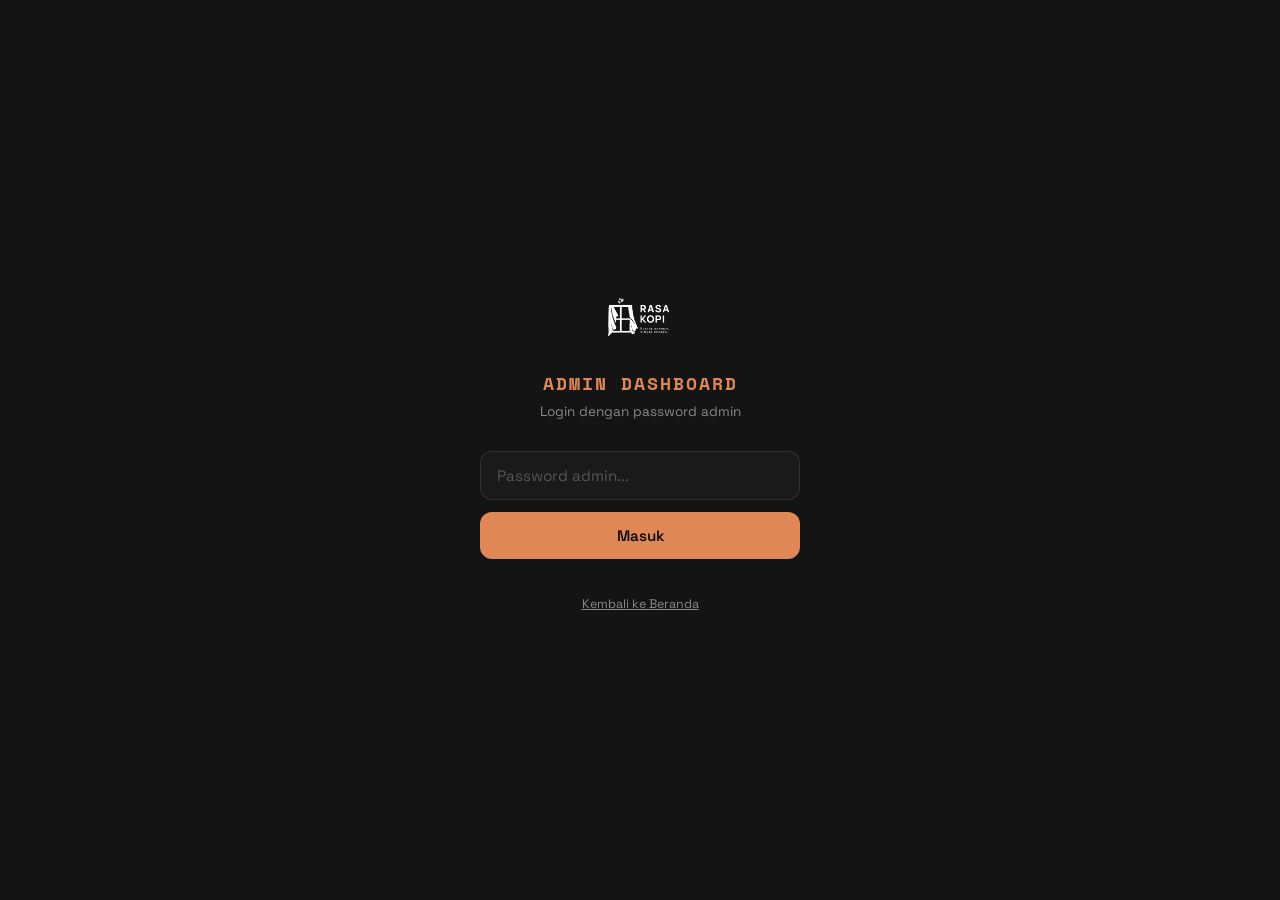
<file: admin.html>
<!DOCTYPE html>
<html lang="id">
<head>
  <meta charset="UTF-8" />
  <meta name="viewport" content="width=device-width, initial-scale=1.0" />
  <meta name="robots" content="noindex, nofollow" />
  <title>Admin Dashboard — Raskop</title>
  <link rel="icon" type="image/x-icon" href="Brand_assets/ico/raskop-favicon.ico" />
  <link rel="icon" type="image/svg+xml" href="Brand_assets/ico/raskop-favicon.svg" />
  <link rel="icon" type="image/png" sizes="32x32" href="Brand_assets/ico/raskop-favicon-32x32.png" />
  <link rel="icon" type="image/png" sizes="96x96" href="Brand_assets/ico/raskop-favicon-96x96.png" />
  <link rel="apple-touch-icon" sizes="192x192" href="Brand_assets/ico/raskop-favicon-192x192.png" />
  <link rel="preconnect" href="https://fonts.googleapis.com" />
  <link rel="preconnect" href="https://fonts.gstatic.com" crossorigin />
  <link href="https://fonts.googleapis.com/css2?family=Space+Grotesk:wght@300;400;500;600;700&family=Space+Mono:wght@400;700&family=Fraunces:ital,wght@0,400;0,900&display=swap" rel="stylesheet" />
  <link rel="stylesheet" href="style.css" />
</head>
<body class="admin-page">

  <!-- ===== PASSWORD GATE ===== -->
  <div class="admin-gate" id="admin-gate">
    <img src="Brand_assets/Logo raskop.png" alt="Raskop" class="admin-gate-logo" />
    <div class="admin-gate-title">ADMIN DASHBOARD</div>
    <div class="admin-gate-sub">Login dengan password admin</div>
    <div class="admin-gate-form">
      <input class="form-input" type="password" id="gate-password" placeholder="Password admin..." autocomplete="current-password" />
      <button class="btn btn-primary" id="gate-submit" type="button" style="width:100%;">Masuk</button>
      <p class="admin-gate-error" id="gate-error"></p>
    </div>
    <p style="margin-top:24px;font-size:.78rem;color:var(--muted-2);">
      <a href="index.html" style="color:var(--muted);text-decoration:underline;">Kembali ke Beranda</a>
    </p>
  </div>

  <!-- ===== ADMIN HEADER ===== -->
  <header class="admin-header">
    <div class="admin-header-left">
      <img src="Brand_assets/Logo raskop.png" alt="Raskop" class="admin-header-logo" />
      <span class="admin-header-title">ADMIN DASHBOARD</span>
      <span class="admin-header-badge">RASKOP</span>
    </div>
    <div style="display:flex;align-items:center;gap:12px;">
      <span style="font-size:.78rem;color:var(--muted);" id="last-refresh">—</span>
      <button class="admin-logout" id="admin-logout">Logout</button>
    </div>
  </header>

  <!-- ===== STATS ROW ===== -->
  <div class="admin-stats" id="admin-stats">
    <div class="admin-stat pending-stat">
      <div class="admin-stat-num" id="stat-pending">0</div>
      <div class="admin-stat-label">Menunggu Konfirmasi</div>
    </div>
    <div class="admin-stat confirmed-stat">
      <div class="admin-stat-num" id="stat-confirmed">0</div>
      <div class="admin-stat-label">Dikonfirmasi Hari Ini</div>
    </div>
    <div class="admin-stat rejected-stat">
      <div class="admin-stat-num" id="stat-rejected">0</div>
      <div class="admin-stat-label">Ditolak</div>
    </div>
    <div class="admin-stat">
      <div class="admin-stat-num" id="stat-total">0</div>
      <div class="admin-stat-label">Total Reservasi</div>
    </div>
    <!-- Quota mini widget -->
    <div class="admin-quota-bar-wrap">
      <div class="admin-quota-label">Kuota Hari Ini</div>
      <div class="admin-quota-bar">
        <div class="admin-quota-fill" id="admin-quota-fill" style="width:0%"></div>
      </div>
      <div class="admin-quota-meta" id="admin-quota-meta">Memuat...</div>
    </div>
  </div>

  <!-- ===== TABS ===== -->
  <div class="admin-tabs-bar">
    <button class="admin-tab active" data-tab="pending"  >
      Menunggu <span class="admin-tab-count" id="tc-pending">0</span>
    </button>
    <button class="admin-tab" data-tab="confirmed">
      Dikonfirmasi <span class="admin-tab-count" id="tc-confirmed" style="background:var(--success);color:var(--black);">0</span>
    </button>
    <button class="admin-tab" data-tab="rejected">
      Ditolak <span class="admin-tab-count" id="tc-rejected" style="background:var(--red);color:var(--white);">0</span>
    </button>
    <button class="admin-tab" data-tab="all">Semua</button>
    <button class="admin-tab" data-tab="crm">CRM Pelanggan</button>
    <button class="admin-tab" data-tab="slots">Slot Manager</button>
  </div>

  <!-- ===== TOOLBAR ===== -->
  <div class="admin-toolbar">
    <input class="admin-search" type="search" id="admin-search" placeholder="Cari nama, ID, atau no. HP..." />
    <input class="admin-date-filter" type="date" id="admin-date" title="Filter tanggal" />
    <button class="admin-refresh" id="admin-refresh">Refresh</button>
    <a href="index.html" style="font-size:.8rem;color:var(--muted);white-space:nowrap;">Beranda</a>
  </div>

  <!-- ===== RESERVATION PANELS ===== -->
  <div class="admin-content">
    <div class="admin-panel active" id="panel-pending"  ></div>
    <div class="admin-panel"        id="panel-confirmed"></div>
    <div class="admin-panel"        id="panel-rejected" ></div>
    <div class="admin-panel"        id="panel-all"      ></div>
    <div class="admin-panel"        id="panel-crm"      ></div>
    <div class="admin-panel"        id="panel-slots"    ></div>
  </div>

  <script src="data.js"></script>
  <script src="admin.js"></script>
</body>
</html>
</file>
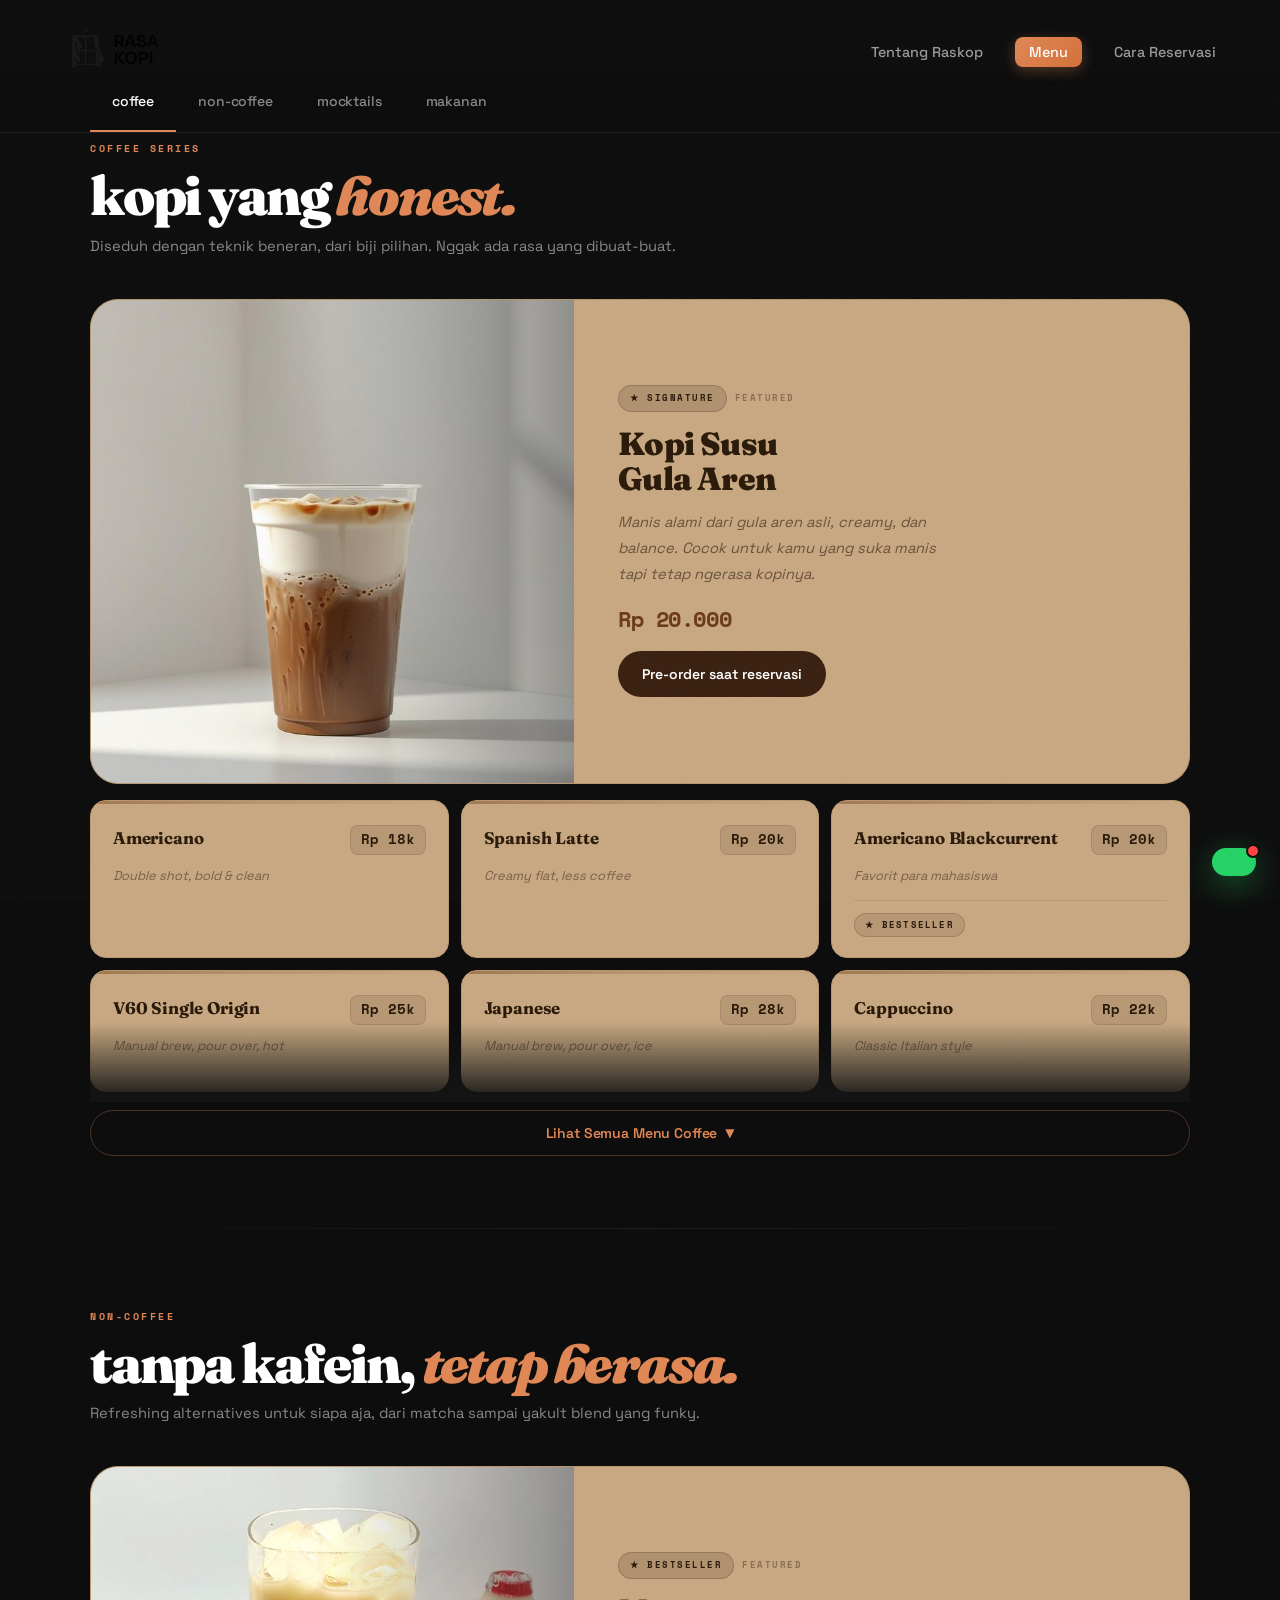
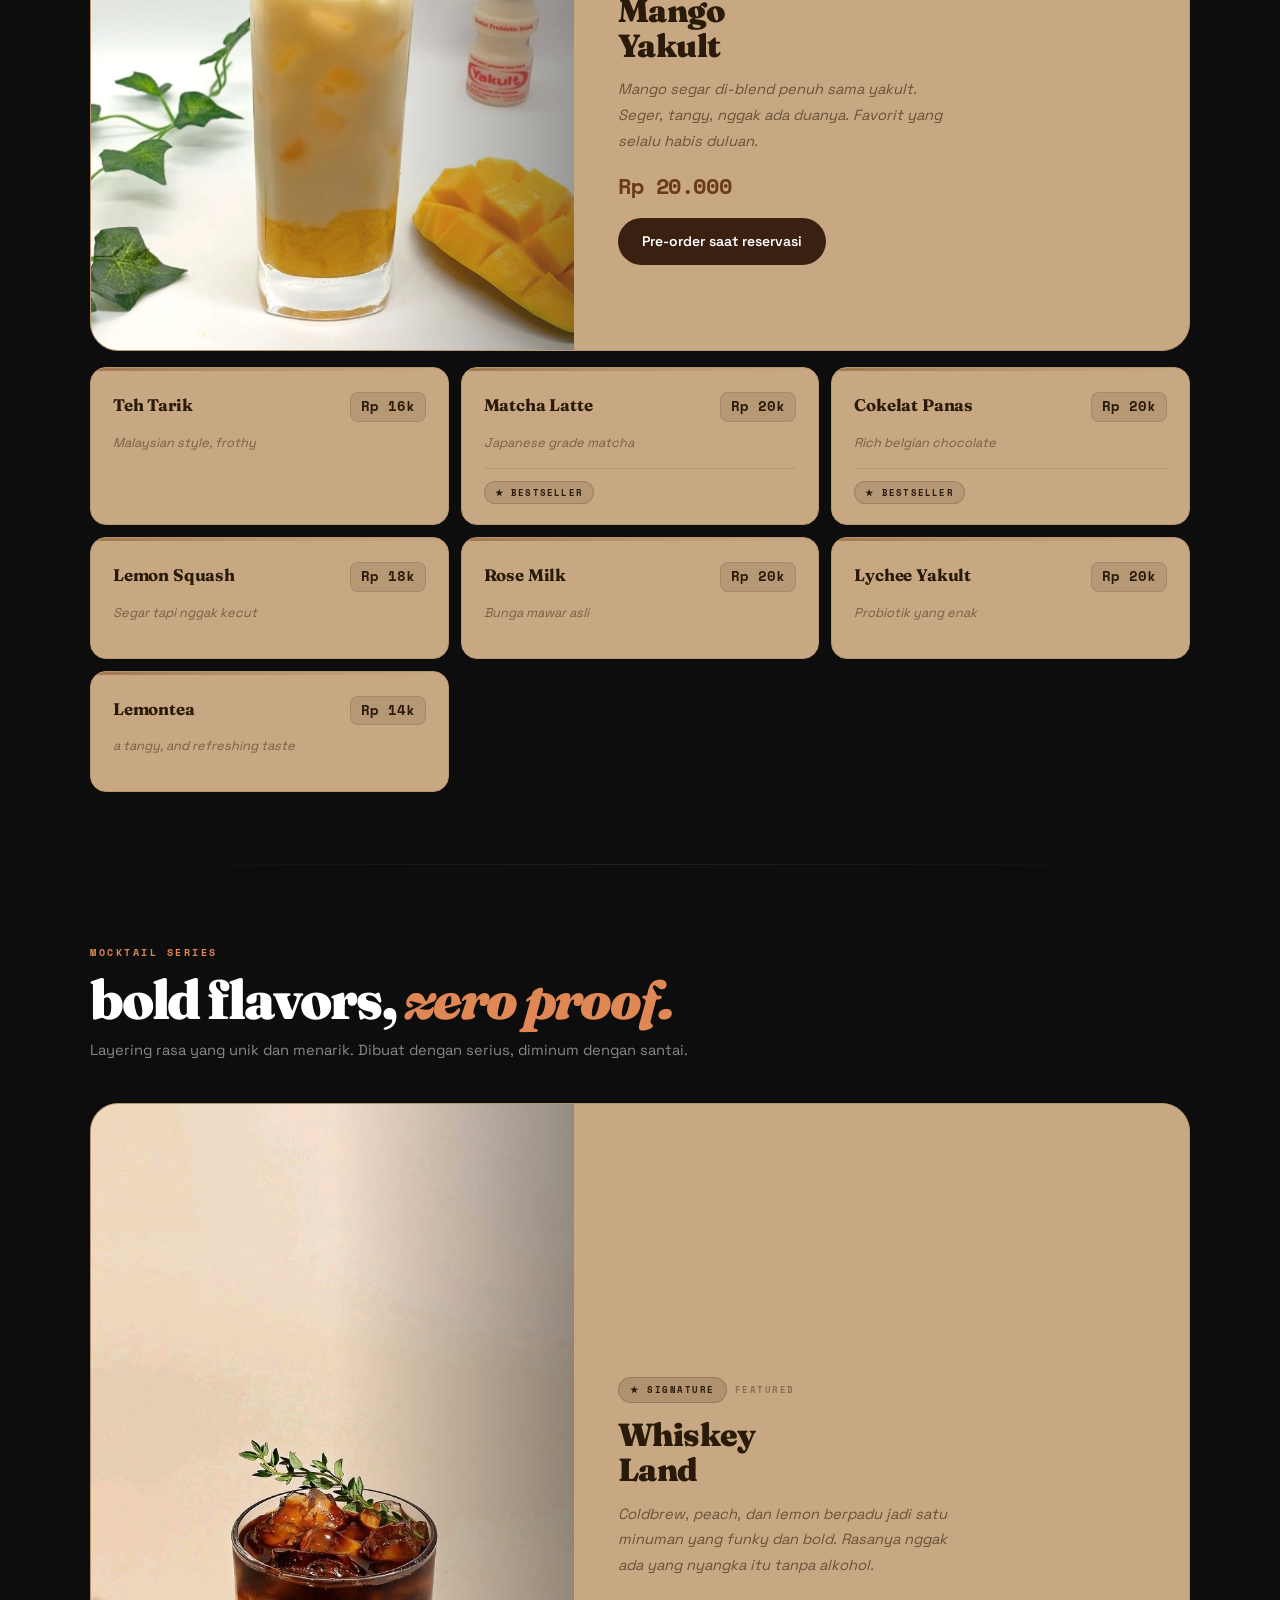
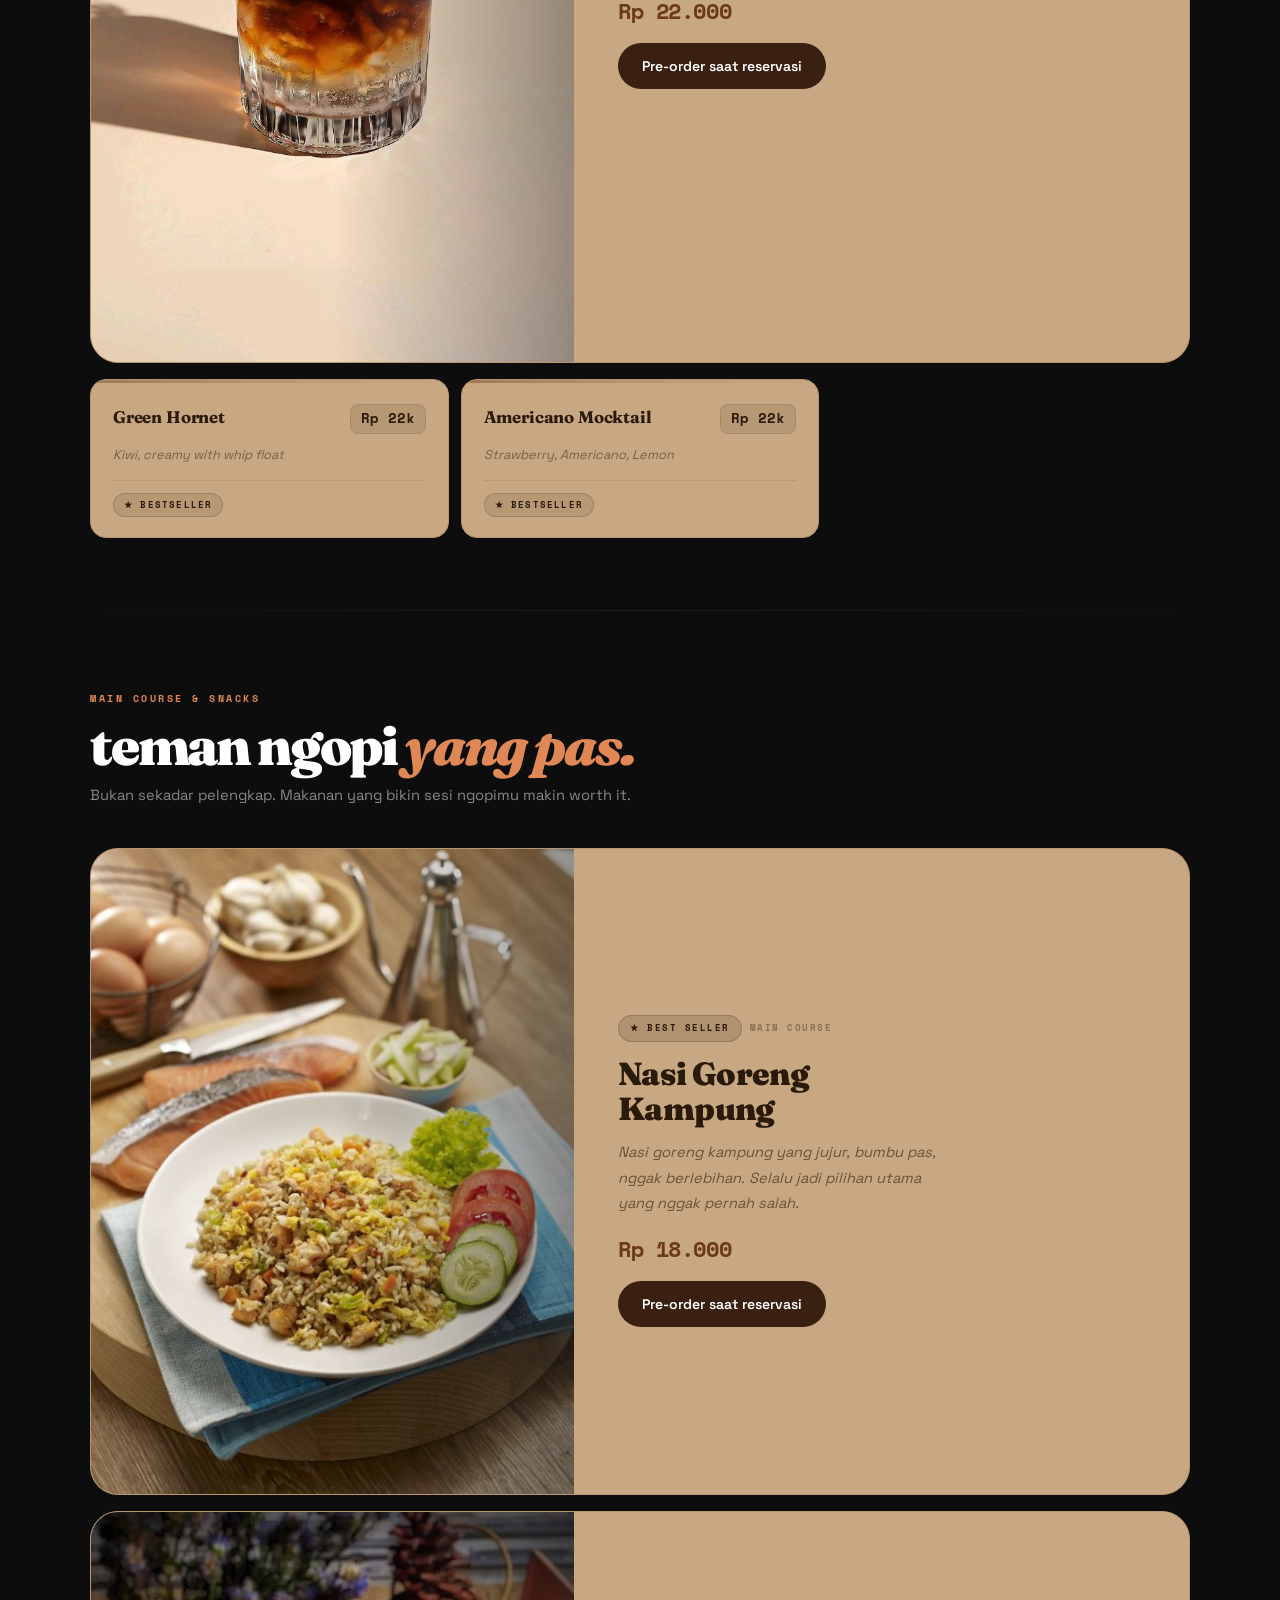
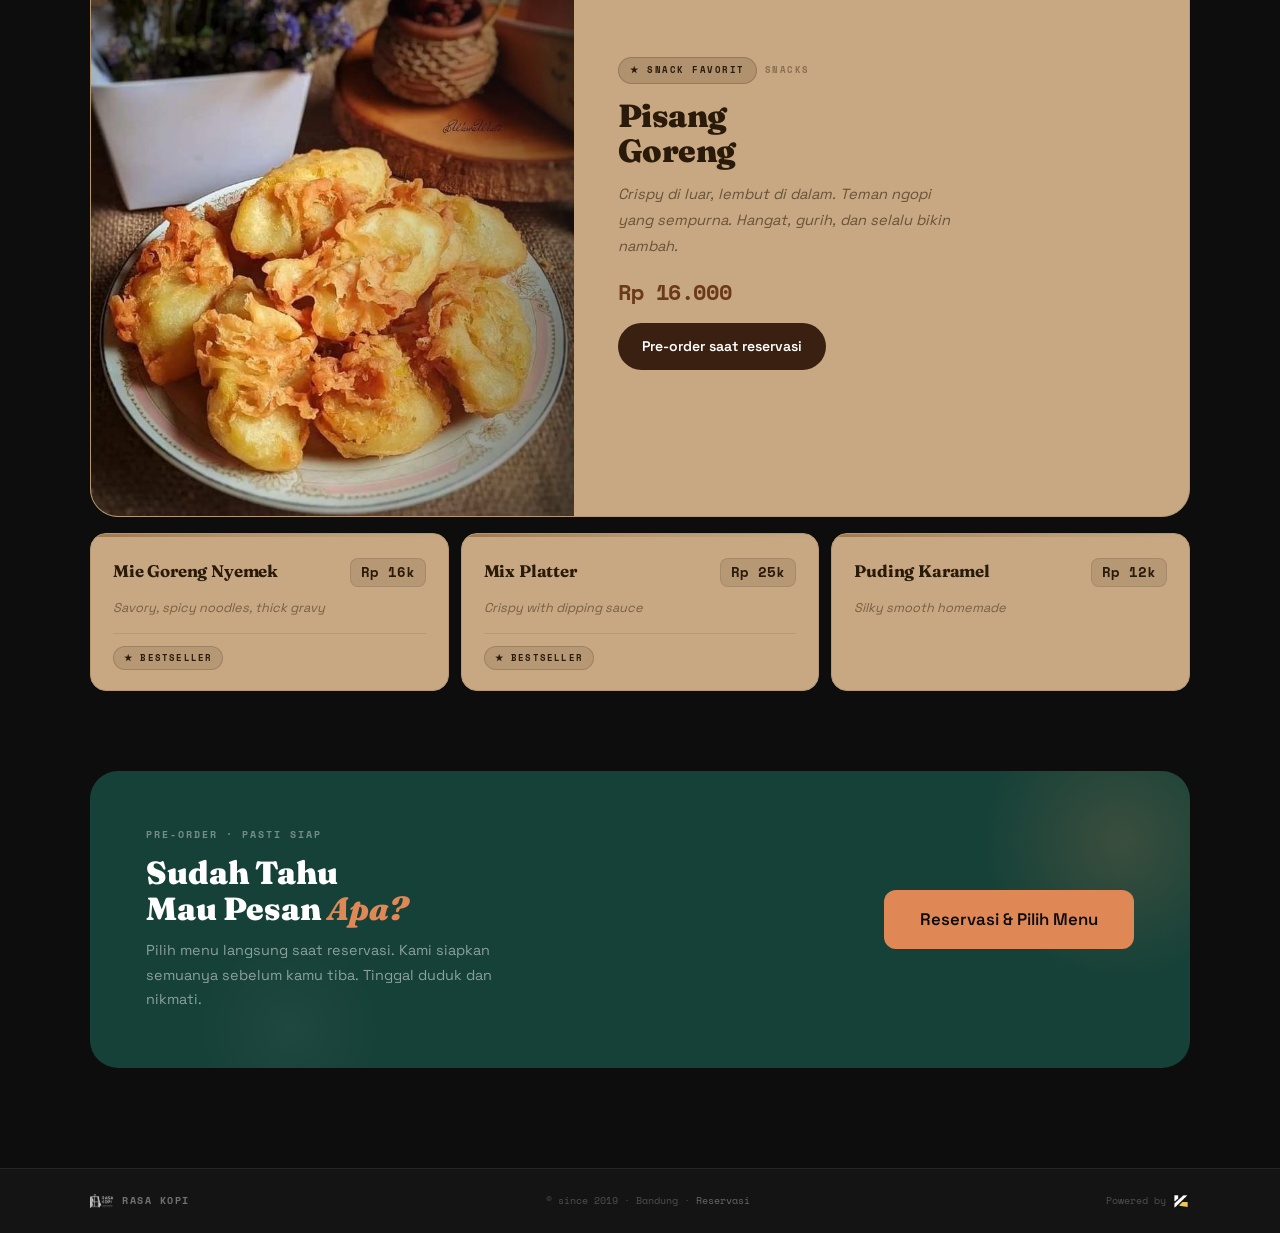
<file: menu.html>
<!DOCTYPE html>
<html lang="id">
<head>
  <meta charset="UTF-8" />
  <meta name="viewport" content="width=device-width, initial-scale=1.0" />
  <meta name="description" content="Menu lengkap Rasa Kopi (Raskop). Kopi, Non-Kopi, Mocktail & Makanan. Pre-order saat reservasi, siap sebelum kamu tiba." />
  <title>Menu | Raskop · Coffee & Space</title>
  <link rel="icon" type="image/x-icon" href="Brand_assets/ico/raskop-favicon.ico" />
  <link rel="icon" type="image/svg+xml" href="Brand_assets/ico/raskop-favicon.svg" />
  <link rel="icon" type="image/png" sizes="32x32" href="Brand_assets/ico/raskop-favicon-32x32.png" />
  <link rel="icon" type="image/png" sizes="96x96" href="Brand_assets/ico/raskop-favicon-96x96.png" />
  <link rel="apple-touch-icon" sizes="192x192" href="Brand_assets/ico/raskop-favicon-192x192.png" />
  <link rel="preconnect" href="https://fonts.googleapis.com" />
  <link rel="preconnect" href="https://fonts.gstatic.com" crossorigin />
  <link href="https://fonts.googleapis.com/css2?family=Space+Grotesk:wght@300;400;500;600;700&family=Space+Mono:wght@400;700&family=Fraunces:ital,opsz,wght@0,9..144,300;0,9..144,400;0,9..144,700;0,9..144,900;1,9..144,300;1,9..144,400;1,9..144,700;1,9..144,900&display=swap" rel="stylesheet" />
  <link rel="stylesheet" href="style.css" />
  <style>
    /* ═══════════════════════════════════════
       MENU PAGE Redesigned
       Layout: Reference-matched
       Colors: Raskop dark theme
    ═══════════════════════════════════════ */

    /* ─── CATEGORY NAV ─── */
    .cat-nav {
      position: sticky;
      top: 72px;
      z-index: 40;
      background: rgba(13,13,13,0.92);
      backdrop-filter: blur(16px);
      -webkit-backdrop-filter: blur(16px);
      border-bottom: 1px solid rgba(255,255,255,0.07);
    }
    .cat-nav-inner {
      max-width: 1140px;
      margin: 0 auto;
      padding: 0 20px;
      display: flex;
      overflow-x: auto;
      scrollbar-width: none;
    }
    .cat-nav-inner::-webkit-scrollbar { display: none; }
    .cat-link {
      flex-shrink: 0;
      font-family: var(--font-sans);
      font-size: 0.875rem;
      font-weight: 500;
      color: var(--muted);
      padding: 18px 22px;
      background: transparent;
      border: none;
      border-bottom: 2px solid transparent;
      cursor: pointer;
      letter-spacing: -0.01em;
      transition: color var(--t), border-color var(--t);
      text-decoration: none;
      display: block;
    }
    .cat-link:hover { color: var(--light); }
    .cat-link.active {
      color: var(--white);
      border-bottom-color: var(--amber);
    }
    .cat-link:focus-visible { outline: 2px solid var(--amber); outline-offset: -2px; }

    /* ─── MENU BODY ─── */
    .menu-body { padding-bottom: 100px; }

    /* ─── SECTION ─── */
    .menu-section { padding: 80px 0 0; }
    .menu-section.hidden { display: none; }

    .sec-eyebrow {
      display: block;
      font-family: var(--font-mono);
      font-size: 10px;
      font-weight: 700;
      letter-spacing: 2.5px;
      text-transform: uppercase;
      color: var(--amber);
      margin-bottom: 12px;
    }
    .sec-title {
      font-family: var(--font-serif);
      font-size: clamp(2.2rem, 4.5vw, 3.4rem);
      font-weight: 900;
      color: var(--white);
      line-height: 1.0;
      letter-spacing: -0.04em;
      margin-bottom: 10px;
    }
    .sec-title em { font-style: italic; color: var(--amber); }
    .sec-subtitle {
      color: var(--muted);
      font-size: 0.92rem;
      line-height: 1.7;
      margin-bottom: 40px;
    }

    /* ─── FEATURED CARD ─── */
    .featured-card {
      display: grid;
      grid-template-columns: 44% 56%;
      border-radius: var(--r-xl);
      overflow: hidden;
      background: #c8a882;
      border: 1px solid #b89770;
      margin-bottom: 16px;
      min-height: 360px;
      transition: border-color var(--t), box-shadow var(--t);
    }
    .featured-card:hover {
      border-color: #a07850;
      box-shadow: 0 16px 56px rgba(60,30,10,.3);
    }

    .feat-img-wrap {
      position: relative;
      overflow: hidden;
    }
    .feat-img {
      width: 100%;
      height: 100%;
      object-fit: cover;
      object-position: center;
      display: block;
      transition: transform 0.6s cubic-bezier(.4,0,.2,1);
    }
    .featured-card:hover .feat-img { transform: scale(1.04); }
    .feat-img-overlay {
      position: absolute;
      inset: 0;
      background: linear-gradient(90deg, rgba(13,13,13,0) 50%, rgba(26,26,26,0.45));
    }

    .feat-details {
      padding: 44px 44px;
      display: flex;
      flex-direction: column;
      justify-content: center;
      gap: 14px;
    }
    .feat-badge-row { display: flex; align-items: center; gap: 8px; }
    .badge-sig {
      display: inline-flex;
      align-items: center;
      gap: 4px;
      font-family: var(--font-mono);
      font-size: 9px;
      font-weight: 700;
      letter-spacing: 1.5px;
      text-transform: uppercase;
      background: rgba(42,26,10,.15);
      color: #2a1a0a;
      border: 1px solid rgba(42,26,10,.2);
      padding: 5px 11px;
      border-radius: var(--r-full);
    }
    .badge-cat {
      font-family: var(--font-mono);
      font-size: 9px;
      font-weight: 700;
      letter-spacing: 1.5px;
      text-transform: uppercase;
      color: rgba(42,26,10,.4);
    }
    .feat-name {
      font-family: var(--font-serif);
      font-size: clamp(1.6rem, 2.5vw, 2.2rem);
      font-weight: 900;
      color: #2a1a0a;
      line-height: 1.1;
      letter-spacing: -0.02em;
    }
    .feat-desc {
      color: rgba(42,26,10,.6);
      font-size: 0.92rem;
      line-height: 1.75;
      max-width: 340px;
      font-style: italic;
    }
    .feat-price {
      font-family: var(--font-mono);
      font-size: 1.4rem;
      font-weight: 700;
      color: #6b3a1a;
      letter-spacing: -0.02em;
    }
    .btn-order {
      display: inline-flex;
      align-items: center;
      gap: 8px;
      font-family: var(--font-sans);
      font-size: 0.875rem;
      font-weight: 600;
      background: #3a2010;
      color: #fff;
      padding: 12px 24px;
      border-radius: var(--r-full);
      text-decoration: none;
      width: fit-content;
      transition: background var(--t), transform var(--t);
      border: none;
      cursor: pointer;
    }
    .btn-order:hover { background: #2a1608; transform: translateY(-1px); }
    .btn-order:active { transform: translateY(0); }
    .btn-order:focus-visible { outline: 2px solid var(--amber); outline-offset: 3px; }

    /* ─── ITEMS GRID ─── */
    .items-grid {
      display: grid;
      grid-template-columns: repeat(3, minmax(0, 1fr));
      gap: 12px;
    }

    /* ─── ITEM CARD (Cafe Style) ─── */
    .item-card {
      background: #c8a882;
      border: 1px solid #b89770;
      border-radius: 16px;
      padding: 24px 22px 20px;
      display: flex;
      flex-direction: column;
      position: relative;
      min-width: 0;
      transition: transform var(--t), border-color var(--t), box-shadow var(--t);
      overflow: hidden;
    }
    .item-card::before {
      content: '';
      position: absolute;
      top: 0; left: 0; right: 0;
      height: 3px;
      background: linear-gradient(90deg, #a07850, #b89770, transparent);
    }
    .item-card:hover {
      transform: translateY(-4px);
      border-color: #a07850;
      box-shadow: 0 12px 36px rgba(60,30,10,.25);
    }
    .item-top {
      display: flex;
      align-items: baseline;
      justify-content: space-between;
      gap: 10px;
      min-width: 0;
      margin-bottom: 10px;
    }
    .item-name {
      font-family: var(--font-serif);
      font-size: 1.05rem;
      font-weight: 700;
      color: #2a1a0a;
      line-height: 1.3;
      min-width: 0;
      overflow-wrap: anywhere;
      letter-spacing: -.01em;
    }
    .item-price {
      font-family: var(--font-mono);
      font-size: 0.85rem;
      font-weight: 700;
      color: #2a1a0a;
      white-space: nowrap;
      flex-shrink: 0;
      background: rgba(42,26,10,.1);
      padding: 3px 10px;
      border-radius: 8px;
      border: 1px solid rgba(42,26,10,.12);
    }
    .item-desc {
      font-size: 0.8rem;
      color: rgba(42,26,10,.5);
      line-height: 1.7;
      flex: 1;
      min-width: 0;
      overflow-wrap: anywhere;
      margin-bottom: 14px;
      font-style: italic;
    }
    .item-footer {
      display: flex;
      align-items: center;
      justify-content: space-between;
      padding-top: 12px;
      border-top: 1px solid rgba(42,26,10,.1);
      margin-top: auto;
    }
    .item-bs-badge {
      font-family: var(--font-mono);
      font-size: 8.5px;
      font-weight: 700;
      letter-spacing: 1.2px;
      text-transform: uppercase;
      color: #2a1a0a;
      background: rgba(42,26,10,.1);
      border: 1px solid rgba(42,26,10,.18);
      padding: 4px 10px;
      border-radius: var(--r-full);
    }
    .btn-plus {
      width: 34px;
      height: 34px;
      border-radius: 50%;
      border: 1px solid rgba(42,26,10,.15);
      background: rgba(42,26,10,.08);
      color: #2a1a0a;
      font-size: 1.2rem;
      line-height: 1;
      display: flex;
      align-items: center;
      justify-content: center;
      cursor: pointer;
      text-decoration: none;
      transition: background var(--t), border-color var(--t), color var(--t), transform var(--t);
    }
    .btn-plus:hover {
      background: var(--amber);
      border-color: var(--amber);
      color: #fff;
      transform: scale(1.1);
    }
    .btn-plus:active { transform: scale(1); }
    .btn-plus:focus-visible { outline: 2px solid var(--amber); outline-offset: 2px; }

    /* ─── SECTION DIVIDER ─── */
    .sec-div {
      height: 1px;
      background: linear-gradient(to right, transparent, rgba(255,255,255,0.08), transparent);
      margin: 72px 0 0;
    }
    .sec-div.hidden { display: none; }

    /* ─── SHOW MORE / LESS (Coffee) ─── */
    .coffee-grid-wrap {
      position: relative;
    }
    .coffee-grid-wrap .items-grid .item-card.hidden-item {
      display: none;
    }
    .coffee-grid-wrap.expanded .items-grid .item-card.hidden-item {
      display: flex;
      animation: fadeSlideIn 0.35s ease forwards;
    }
    @keyframes fadeSlideIn {
      from { opacity: 0; transform: translateY(12px); }
      to   { opacity: 1; transform: translateY(0); }
    }
    .btn-show-more {
      display: flex;
      align-items: center;
      justify-content: center;
      gap: 8px;
      width: 100%;
      margin-top: 18px;
      padding: 13px 28px;
      font-family: var(--font-sans);
      font-size: 0.875rem;
      font-weight: 600;
      color: var(--amber);
      background: transparent;
      border: 1px solid rgba(224,135,86,0.3);
      border-radius: var(--r-full);
      cursor: pointer;
      letter-spacing: -0.01em;
      transition: background var(--t), border-color var(--t), color var(--t), transform var(--t);
    }
    .btn-show-more:hover {
      background: rgba(224,135,86,0.1);
      border-color: rgba(224,135,86,0.6);
      transform: translateY(-1px);
    }
    .btn-show-more:active { transform: translateY(0); }
    .btn-show-more:focus-visible { outline: 2px solid var(--amber); outline-offset: 3px; }
    .btn-show-more .arrow {
      display: inline-block;
      transition: transform 0.3s ease;
      font-size: 0.75rem;
    }
    .coffee-grid-wrap.expanded .btn-show-more .arrow {
      transform: rotate(180deg);
    }
    /* Fade gradient overlay saat collapsed */
    .coffee-grid-wrap::after {
      content: '';
      position: absolute;
      bottom: 54px;
      left: 0;
      right: 0;
      height: 80px;
      background: linear-gradient(to top, var(--dark, #0d0d0d) 0%, transparent 100%);
      pointer-events: none;
      transition: opacity 0.3s ease;
    }
    .coffee-grid-wrap.expanded::after {
      opacity: 0;
    }

    /* ─── CTA BANNER ─── */
    .cta-wrap { margin-top: 80px; }
    .cta-banner {
      background: var(--green);
      border-radius: var(--r-xl);
      padding: 56px 56px;
      display: flex;
      align-items: center;
      justify-content: space-between;
      gap: 40px;
      position: relative;
      overflow: hidden;
    }
    .cta-banner::before {
      content: '';
      position: absolute;
      top: -80px; right: -80px;
      width: 300px; height: 300px;
      border-radius: 50%;
      background: radial-gradient(circle, rgba(224,135,86,0.18) 0%, transparent 65%);
      pointer-events: none;
    }
    .cta-banner::after {
      content: '';
      position: absolute;
      bottom: -60px; left: 100px;
      width: 200px; height: 200px;
      border-radius: 50%;
      background: radial-gradient(circle, rgba(255,255,255,0.04) 0%, transparent 65%);
      pointer-events: none;
    }
    .cta-left { position: relative; z-index: 1; }
    .cta-label {
      display: block;
      font-family: var(--font-mono);
      font-size: 10px;
      font-weight: 700;
      letter-spacing: 2px;
      text-transform: uppercase;
      color: rgba(255,255,255,0.4);
      margin-bottom: 12px;
    }
    .cta-title {
      font-family: var(--font-serif);
      font-size: clamp(1.5rem, 2.5vw, 2.1rem);
      font-weight: 900;
      color: var(--white);
      line-height: 1.15;
      margin-bottom: 10px;
    }
    .cta-title em { color: var(--amber); font-style: italic; }
    .cta-desc {
      color: rgba(255,255,255,0.5);
      font-size: 0.9rem;
      line-height: 1.7;
      max-width: 360px;
    }
    .cta-right { flex-shrink: 0; position: relative; z-index: 1; }

    /* ─── RESPONSIVE ─── */
    @media (max-width: 960px) {
      .items-grid { grid-template-columns: repeat(2, minmax(0, 1fr)); }
    }
    @media (max-width: 720px) {
      .featured-card {
        grid-template-columns: 1fr;
        min-height: auto;
      }
      .feat-img-wrap { height: 240px; }
      .feat-details { padding: 28px 24px; }
      .feat-img-overlay { background: linear-gradient(to top, rgba(26,26,26,0.6), transparent); }
    }
    @media (max-width: 540px) {
      .items-grid { grid-template-columns: repeat(2, minmax(0, 1fr)); gap: 10px; }
      .item-card { padding: 18px 16px; }
      .item-name { font-size: 0.92rem; }
      .item-top { gap: 8px; }
      .item-name { font-size: 0.88rem; }
      .item-price { font-size: 0.82rem; }
      .item-desc { font-size: 0.76rem; }
      .cta-banner { flex-direction: column; padding: 36px 24px; text-align: center; }
      .cta-desc { max-width: 100%; }
    }
    @media (max-width: 420px) {
      .items-grid { grid-template-columns: 1fr; }
    }
  </style>
</head>
<body>

  <div class="grain-overlay" aria-hidden="true"></div>

  <!-- ═══ NAVBAR ═══ -->
  <nav class="navbar" id="navbar">
    <div class="nav-inner">
      <a href="index.html" class="nav-logo">
        <img src="Brand_assets/LOGO_ITEM.png" alt="Raskop" class="logo-img" />
      </a>
      <ul class="nav-links">
        <li><a href="index.html" class="nav-link">Tentang Raskop</a></li>
        <li><a href="menu.html" class="nav-link active">Menu</a></li>
        <li><a href="cara-reservasi.html" class="nav-link">Cara Reservasi</a></li>
      </ul>
      <button class="hamburger" id="hamburger" aria-label="Menu">
        <span></span><span></span><span></span>
      </button>
    </div>
  </nav>

  <!-- ═══ MOBILE MENU ═══ -->
  <div class="mobile-menu" id="mobile-menu">
    <button class="mobile-close" id="mobile-close">✕</button>
    <ul>
      <li><a href="index.html" class="mobile-link">Tentang Raskop</a></li>
      <li><a href="menu.html" class="mobile-link active">Menu</a></li>
      <li><a href="cara-reservasi.html" class="mobile-link">Cara Reservasi</a></li>
    </ul>
  </div>

  <!-- ═══ CATEGORY NAV ═══ -->
  <nav class="cat-nav" id="cat-nav">
    <div class="cat-nav-inner">
      <a class="cat-link active" href="#sec-kopi"     data-target="sec-kopi">coffee</a>
      <a class="cat-link"       href="#sec-nonkopi"   data-target="sec-nonkopi">non-coffee</a>
      <a class="cat-link"       href="#sec-mocktail"  data-target="sec-mocktail">mocktails</a>
      <a class="cat-link"       href="#sec-makanan"   data-target="sec-makanan">makanan</a>
    </div>
  </nav>

  <!-- ═══ MENU BODY ═══ -->
  <div class="menu-body">
    <div class="container">

      <!-- ─── KOPI ─── -->
      <section class="menu-section" id="sec-kopi">
        <span class="sec-eyebrow">Coffee Series</span>
        <h2 class="sec-title">kopi yang <em>honest.</em></h2>
        <p class="sec-subtitle">Diseduh dengan teknik beneran, dari biji pilihan. Nggak ada rasa yang dibuat-buat.</p>

        <!-- Featured -->
        <div class="featured-card">
          <div class="feat-img-wrap">
            <img src="Brand_assets/kopi_susu.jpg" alt="Kopi Susu Gula Aren" class="feat-img" />
            <div class="feat-img-overlay"></div>
          </div>
          <div class="feat-details">
            <div class="feat-badge-row">
              <span class="badge-sig">★ Signature</span>
              <span class="badge-cat">featured</span>
            </div>
            <h3 class="feat-name">Kopi Susu<br />Gula Aren</h3>
            <p class="feat-desc">Manis alami dari gula aren asli, creamy, dan balance. Cocok untuk kamu yang suka manis tapi tetap ngerasa kopinya.</p>
            <div class="feat-price">Rp 20.000</div>
            <a href="reservasi.html" class="btn-order">Pre-order saat reservasi</a>
          </div>
        </div>

        <!-- Items grid (remaining kopi) with show more/less -->
        <div class="coffee-grid-wrap" id="coffee-wrap">
          <div class="items-grid" id="grid-kopi"></div>
          <button class="btn-show-more" id="btn-coffee-toggle" aria-expanded="false">
            <span class="label">Lihat Semua Menu Coffee</span>
            <span class="arrow">▼</span>
          </button>
        </div>
      </section>

      <div class="sec-div" id="div1"></div>

      <!-- ─── NON-KOPI ─── -->
      <section class="menu-section" id="sec-nonkopi">
        <span class="sec-eyebrow">Non-Coffee</span>
        <h2 class="sec-title">tanpa kafein, <em>tetap berasa.</em></h2>
        <p class="sec-subtitle">Refreshing alternatives untuk siapa aja, dari matcha sampai yakult blend yang funky.</p>

        <!-- Featured -->
        <div class="featured-card">
          <div class="feat-img-wrap">
            <img src="Brand_assets/mamggo_yakult.jpg" alt="Mango Yakult" class="feat-img" />
            <div class="feat-img-overlay"></div>
          </div>
          <div class="feat-details">
            <div class="feat-badge-row">
              <span class="badge-sig">★ Bestseller</span>
              <span class="badge-cat">featured</span>
            </div>
            <h3 class="feat-name">Mango<br />Yakult</h3>
            <p class="feat-desc">Mango segar di-blend penuh sama yakult. Seger, tangy, nggak ada duanya. Favorit yang selalu habis duluan.</p>
            <div class="feat-price">Rp 20.000</div>
            <a href="reservasi.html" class="btn-order">Pre-order saat reservasi</a>
          </div>
        </div>

        <!-- Items grid -->
        <div class="items-grid" id="grid-nonkopi"></div>
      </section>

      <div class="sec-div" id="div2"></div>

      <!-- ─── MOCKTAIL ─── -->
      <section class="menu-section" id="sec-mocktail">
        <span class="sec-eyebrow">Mocktail Series</span>
        <h2 class="sec-title">bold flavors, <em>zero proof.</em></h2>
        <p class="sec-subtitle">Layering rasa yang unik dan menarik. Dibuat dengan serius, diminum dengan santai.</p>

        <!-- Featured -->
        <div class="featured-card">
          <div class="feat-img-wrap">
            <img src="Brand_assets/Whiskey_land.jpg" alt="Whiskey Land" class="feat-img" />
            <div class="feat-img-overlay"></div>
          </div>
          <div class="feat-details">
            <div class="feat-badge-row">
              <span class="badge-sig">★ Signature</span>
              <span class="badge-cat">featured</span>
            </div>
            <h3 class="feat-name">Whiskey<br />Land</h3>
            <p class="feat-desc">Coldbrew, peach, dan lemon berpadu jadi satu minuman yang funky dan bold. Rasanya nggak ada yang nyangka itu tanpa alkohol.</p>
            <div class="feat-price">Rp 22.000</div>
            <a href="reservasi.html" class="btn-order">Pre-order saat reservasi</a>
          </div>
        </div>

        <!-- Items grid -->
        <div class="items-grid" id="grid-mocktail"></div>
      </section>

      <div class="sec-div" id="div3"></div>

      <!-- ─── MAKANAN ─── -->
      <section class="menu-section" id="sec-makanan">
        <span class="sec-eyebrow">Main Course & Snacks</span>
        <h2 class="sec-title">teman ngopi <em>yang pas.</em></h2>
        <p class="sec-subtitle">Bukan sekadar pelengkap. Makanan yang bikin sesi ngopimu makin worth it.</p>

        <!-- Featured: Nasi Goreng -->
        <div class="featured-card">
          <div class="feat-img-wrap">
            <img src="Brand_assets/nasgor.jpg" alt="Nasi Goreng Kampung" class="feat-img" />
            <div class="feat-img-overlay"></div>
          </div>
          <div class="feat-details">
            <div class="feat-badge-row">
              <span class="badge-sig">★ Best Seller</span>
              <span class="badge-cat">main course</span>
            </div>
            <h3 class="feat-name">Nasi Goreng<br />Kampung</h3>
            <p class="feat-desc">Nasi goreng kampung yang jujur, bumbu pas, nggak berlebihan. Selalu jadi pilihan utama yang nggak pernah salah.</p>
            <div class="feat-price">Rp 18.000</div>
            <a href="reservasi.html" class="btn-order">Pre-order saat reservasi</a>
          </div>
        </div>

        <!-- Featured: Pisang Goreng -->
        <div class="featured-card" style="margin-top:16px;">
          <div class="feat-img-wrap">
            <img src="Brand_assets/pisang_goreng.jpg" alt="Pisang Goreng" class="feat-img" style="object-position:center 60%;" />
            <div class="feat-img-overlay"></div>
          </div>
          <div class="feat-details">
            <div class="feat-badge-row">
              <span class="badge-sig">★ Snack Favorit</span>
              <span class="badge-cat">snacks</span>
            </div>
            <h3 class="feat-name">Pisang<br />Goreng</h3>
            <p class="feat-desc">Crispy di luar, lembut di dalam. Teman ngopi yang sempurna. Hangat, gurih, dan selalu bikin nambah.</p>
            <div class="feat-price">Rp 16.000</div>
            <a href="reservasi.html" class="btn-order">Pre-order saat reservasi</a>
          </div>
        </div>

        <!-- Items grid -->
        <div class="items-grid" id="grid-makanan"></div>
      </section>

      <!-- ─── CTA ─── -->
      <div class="cta-wrap">
        <div class="cta-banner">
          <div class="cta-left">
            <span class="cta-label">Pre-order · Pasti siap</span>
            <h2 class="cta-title">Sudah Tahu<br />Mau Pesan <em>Apa?</em></h2>
            <p class="cta-desc">Pilih menu langsung saat reservasi. Kami siapkan semuanya sebelum kamu tiba. Tinggal duduk dan nikmati.</p>
          </div>
          <div class="cta-right">
            <a href="reservasi.html" class="btn btn-primary btn-lg">Reservasi &amp; Pilih Menu</a>
          </div>
        </div>
      </div>

    </div><!-- /container -->
  </div><!-- /menu-body -->

  <!-- ═══ FOOTER ═══ -->
  <footer style="border-top:1px solid rgba(255,255,255,.07);padding:20px 0;background:var(--dark);">
    <div class="container" style="display:flex;align-items:center;justify-content:space-between;gap:16px;flex-wrap:wrap;">
      <div style="display:flex;align-items:center;gap:8px;">
        <img src="Brand_assets/Logo raskop.png" alt="Raskop" style="width:24px;height:24px;object-fit:contain;border-radius:4px;opacity:.8;" />
        <span style="font-family:var(--font-mono);font-size:.65rem;font-weight:700;letter-spacing:1.5px;color:rgba(255,255,255,.4);">RASA KOPI</span>
      </div>
      <span style="font-size:.65rem;color:rgba(255,255,255,.25);font-family:var(--font-mono);">© since 2019 · Bandung · <a href="reservasi.html" style="color:rgba(255,255,255,.35);text-decoration:none;">Reservasi</a></span>
      <div style="display:flex;align-items:center;gap:6px;">
        <span style="font-size:.65rem;color:rgba(255,255,255,.25);font-family:var(--font-mono);">Powered by</span>
        <img src="Brand_assets/logo_kinarya.png" alt="Kinarya" style="width:18px;height:18px;object-fit:contain;" />
      </div>
    </div>
  </footer>

  <a href="reservasi.html" class="sticky-wa" id="sticky-res">
    <span></span>
    <span class="sticky-wa-label">Reservasi</span>
    <span class="sticky-wa-ping"></span>
  </a>

  <script src="data.js"></script>
  <script>
    /* ─── ITEM CARD RENDERER ─────────────────── */
    function itemCard(item) {
      const priceShort = 'Rp ' + (item.price / 1000).toFixed(0) + 'k';
      return `
        <div class="item-card">
          <div class="item-top">
            <span class="item-name">${item.name}</span>
            <span class="item-price">${priceShort}</span>
          </div>
          <p class="item-desc">${item.desc}</p>
          ${item.bestseller ? '<div class="item-footer"><span class="item-bs-badge">★ bestseller</span></div>' : ''}
        </div>`;
    }

    function renderGrid(catKey, gridId, featuredId) {
      const all      = RASKOP.menu[catKey] || [];
      const excluded = Array.isArray(featuredId) ? featuredId : [featuredId];
      const rest     = all.filter(i => !excluded.includes(i.id));
      document.getElementById(gridId).innerHTML = rest.map(itemCard).join('');
    }

    /* ─── COFFEE: render with show more/less ─── */
    const COFFEE_VISIBLE = 6; // items shown by default
    function renderCoffeeGrid() {
      const all  = RASKOP.menu['kopi'] || [];
      const rest = all.filter(i => i.id !== 'k8'); // exclude featured
      const grid = document.getElementById('grid-kopi');
      grid.innerHTML = rest.map((item, idx) => {
        const hidden = idx >= COFFEE_VISIBLE ? ' hidden-item' : '';
        const priceShort = 'Rp ' + (item.price / 1000).toFixed(0) + 'k';
        return `
          <div class="item-card${hidden}">
            <div class="item-top">
              <span class="item-name">${item.name}</span>
              <span class="item-price">${priceShort}</span>
            </div>
            <p class="item-desc">${item.desc}</p>
            ${item.bestseller ? '<div class="item-footer"><span class="item-bs-badge">★ bestseller</span></div>' : ''}
          </div>`;
      }).join('');

      // Hide button if all items already visible
      const btn = document.getElementById('btn-coffee-toggle');
      if (rest.length <= COFFEE_VISIBLE) {
        btn.style.display = 'none';
        document.getElementById('coffee-wrap').style.setProperty('--after-display', 'none');
      }
    }

    renderCoffeeGrid();

    // Toggle show more / show less
    document.getElementById('btn-coffee-toggle').addEventListener('click', function () {
      const wrap = document.getElementById('coffee-wrap');
      const isExpanded = wrap.classList.toggle('expanded');
      this.setAttribute('aria-expanded', isExpanded);
      this.querySelector('.label').textContent = isExpanded
        ? 'Tampilkan Lebih Sedikit'
        : 'Lihat Semua Menu Coffee';
    });

    // Featured IDs to exclude from grid (they appear in featured card)
    renderGrid('nonkopi',  'grid-nonkopi',  'n6');   // Mango Yakult
    renderGrid('mocktail', 'grid-mocktail', 'mc1');  // Whiskey Land
    renderGrid('makanan',  'grid-makanan',  ['m1', 'm5']);  // Nasi Goreng & Pisang Goreng shown as featured cards

    /* ─── NAVBAR SCROLL ─────────────────────── */
    const navbar = document.getElementById('navbar');
    window.addEventListener('scroll', () => {
      navbar.classList.toggle('scrolled', window.scrollY > 40);
    }, { passive: true });

    /* ─── CATEGORY NAV SCROLLSPY ─────────────── */
    const catLinks   = document.querySelectorAll('.cat-link[data-target]');
    const sections   = ['sec-kopi', 'sec-nonkopi', 'sec-mocktail', 'sec-makanan'];
    const dividers   = [document.getElementById('div1'), document.getElementById('div2'), document.getElementById('div3')];
    const OFFSET     = 160; // navbar + cat-nav height

    function setActive(id) {
      catLinks.forEach(l => l.classList.toggle('active', l.dataset.target === id));
    }

    // Smooth scroll on click
    catLinks.forEach(link => {
      link.addEventListener('click', e => {
        e.preventDefault();
        const target = document.getElementById(link.dataset.target);
        if (!target) return;
        const top = target.getBoundingClientRect().top + window.scrollY - OFFSET + 1;
        window.scrollTo({ top, behavior: 'smooth' });
      });
    });

    // Scrollspy
    window.addEventListener('scroll', () => {
      let current = sections[0];
      sections.forEach(id => {
        const el = document.getElementById(id);
        if (!el) return;
        if (el.getBoundingClientRect().top <= OFFSET + 40) current = id;
      });
      setActive(current);
    }, { passive: true });

    /* ─── MOBILE MENU ─────────────────────────── */
    const hamburger   = document.getElementById('hamburger');
    const mobileMenu  = document.getElementById('mobile-menu');
    const mobileClose = document.getElementById('mobile-close');
    const mLinks      = document.querySelectorAll('.mobile-link, .mobile-cta-btn');

    function openMob()  { mobileMenu.classList.add('open');    hamburger.classList.add('active');    document.body.style.overflow = 'hidden'; }
    function closeMob() { mobileMenu.classList.remove('open'); hamburger.classList.remove('active'); document.body.style.overflow = ''; }

    hamburger.addEventListener('click', () => mobileMenu.classList.contains('open') ? closeMob() : openMob());
    mobileClose.addEventListener('click', closeMob);
    mLinks.forEach(l => l.addEventListener('click', closeMob));
  </script>
</body>
</html>
</file>
<file: style.css>
/* ===================================================
   RASKOP — Complete Stylesheet (UPDATED)
   Industrial Minimalist · Mobile-First
   Includes: Landing Page · Reservation Form · Admin
   =================================================== */

/* ───── RESET & FOUNDATIONS ───── */
*, *::before, *::after { box-sizing: border-box; margin: 0; padding: 0; }

:root {
  --green:       #164138;
  --green-dark:  #0e2b25;
  --green-mid:   #1f5548;
  --amber:       #E08756;
  --amber-dark:  #c26b38;
  --amber-light: #f0a876;
  --black:       #0d0d0d;
  --dark:        #141414;
  --dark-2:      #1a1a1a;
  --dark-3:      #242424;
  --dark-4:      #2e2e2e;
  --muted:       #888;
  --muted-2:     #555;
  --light:       #f5f0ea;
  --light-2:     #ede8e1;
  --white:       #ffffff;
  --wa-green:    #25D366;
  --red:         #ef4444;
  --red-dark:    #b91c1c;
  --red-light:   #fca5a5;
  --success:     #22c55e;
  --success-bg:  rgba(34,197,94,.12);

  --font-sans:  'Space Grotesk', system-ui, sans-serif;
  --font-mono:  'Space Mono', monospace;
  --font-serif: 'Fraunces', Georgia, serif;

  --r-sm:   6px;
  --r:      12px;
  --r-lg:   20px;
  --r-xl:   28px;
  --r-full: 9999px;

  --shadow-sm: 0 2px 8px rgba(0,0,0,.28);
  --shadow:    0 8px 32px rgba(0,0,0,.4);
  --shadow-lg: 0 20px 60px rgba(0,0,0,.55);

  --t:      0.28s cubic-bezier(.4,0,.2,1);
  --t-slow: 0.55s cubic-bezier(.4,0,.2,1);
  --trans:  background var(--t), color var(--t), border-color var(--t), box-shadow var(--t), transform var(--t), opacity var(--t);
}

html { 
  scroll-behavior: smooth; 
  overflow-x: hidden; /* Mengunci scroll horizontal di tingkat HTML */
  max-width: 100%; 
}
body {
  font-family: var(--font-sans);
  background: var(--black);
  color: var(--light);
  line-height: 1.6;
  overflow-x: hidden; /* Mengunci scroll horizontal di tingkat Body */
  max-width: 100%;
}
img { display: block; max-width: 100%; }
a   { text-decoration: none; color: inherit; }
ul  { list-style: none; }
button { cursor: pointer; font-family: var(--font-sans); }

.container {
  width: 100%;
  max-width: 1140px;
  margin: 0 auto;
  padding: 0 20px;
}

/* ───── TYPOGRAPHY ───── */
.section-tag {
  display: inline-block;
  font-family: var(--font-mono);
  font-size: 11px;
  font-weight: 700;
  letter-spacing: 2.5px;
  text-transform: uppercase;
  color: var(--amber);
  border: 1px solid rgba(224,135,86,.3);
  padding: 5px 12px;
  border-radius: var(--r-full);
  margin-bottom: 16px;
}
.section-tag.light { color: var(--light); border-color: rgba(255,255,255,.3); }

.section-title {
  font-family: var(--font-serif);
  font-size: clamp(1.9rem, 4vw, 3rem);
  font-weight: 900;
  line-height: 1.1;
  color: var(--white);
  margin-bottom: 14px;
}
.section-title em { font-style: italic; color: var(--amber); }

.section-sub {
  font-size: 1.05rem;
  color: var(--muted);
  max-width: 540px;
  margin-bottom: 48px;
  line-height: 1.7;
}

/* ───── BUTTONS ───── */
.btn {
  display: inline-flex;
  align-items: center;
  justify-content: center;
  gap: 8px;
  font-family: var(--font-sans);
  font-size: .95rem;
  font-weight: 600;
  padding: 14px 28px;
  border-radius: 12px;
  border: none;
  cursor: pointer;
  transition: var(--trans);
  white-space: nowrap;
}
.btn-lg  { padding: 16px 36px; font-size: 1.05rem; }
.btn-xl  { padding: 20px 48px; font-size: 1.15rem; }

.btn-primary {
  background: var(--amber);
  color: var(--black);
}
.btn-primary:hover {
  background: var(--amber-light);
  transform: translateY(-2px);
  box-shadow: 0 8px 30px rgba(224,135,86,.4);
}
.btn-primary:disabled {
  background: var(--muted-2);
  color: var(--muted);
  cursor: not-allowed;
  transform: none;
  box-shadow: none;
}

.btn-ghost {
  background: transparent;
  color: var(--light);
  border: 1.5px solid rgba(255,255,255,.25);
}
.btn-ghost:hover {
  background: rgba(255,255,255,.07);
  border-color: rgba(255,255,255,.5);
  transform: translateY(-2px);
}

/* ─── HERO GLASSMORPHIC BUTTONS ─── */
.btn-hero-glass {
  background: linear-gradient(135deg, #4a4a4a, #333);
  color: #fff !important;
  border: none;
  box-shadow: 0 4px 14px rgba(0,0,0,.2);
}
.btn-hero-glass:hover {
  background: linear-gradient(135deg, #333, #222);
  transform: translateY(-2px);
  box-shadow: 0 8px 20px rgba(0,0,0,.25);
}

.btn-hero-amber {
  background: linear-gradient(135deg, #e08756, #d4713a);
  color: var(--white);
  border: none;
  box-shadow: 0 4px 14px rgba(224,135,86,.3);
}
.btn-hero-amber:hover {
  background: linear-gradient(135deg, #d4713a, #c4612a);
  transform: translateY(-2px);
  box-shadow: 0 8px 32px rgba(224,135,86,.4), inset 0 1px 0 rgba(255,255,255,.25);
}

/* ─── HERO SPLIT LAYOUT ─── */
.hero-split {
  display: flex;
  align-items: center;
  justify-content: space-between;
  gap: 48px;
  height: 100%;
  text-align: left;
}
.hero-text {
  flex: 1;
  min-width: 0;
}
.hero-photo-grid {
  flex-shrink: 0;
  display: grid;
  grid-template-columns: 1fr 1fr;
  gap: 10px;
  width: 480px;
  height: 480px;
  border-radius: var(--r-lg);
  overflow: hidden;
  animation: rsk-fade-up 0.8s cubic-bezier(.4,0,.2,1) 0.7s both;
}
.hero-grid-cell {
  position: relative;
  overflow: hidden;
  border-radius: 10px;
  background: rgba(255,255,255,.05);
}
.hero-grid-cell img {
  width: 100%;
  height: 100%;
  object-fit: cover;
  transition: opacity 0.6s ease, transform 0.6s ease;
}
.hero-grid-cell img.fade-out {
  opacity: 0;
  transform: scale(1.05);
}
@media (max-width: 900px) {
  .hero-split {
    flex-direction: column;
    text-align: center;
    gap: 32px;
    justify-content: center;
  }
  .hero-text { align-items: center; display: flex; flex-direction: column; }
  .hero-photo-grid { width: 360px; height: 360px; }
  .hero-cta-row { justify-content: center !important; }
}
@media (max-width: 480px) {
  .hero-photo-grid { width: 300px; height: 300px; gap: 6px; }
}

.btn-wa-confirm {
  background: #25D366;
  color: #fff;
  border: none;
  display: inline-flex;
  align-items: center;
  justify-content: center;
  gap: 10px;
  font-weight: 700;
  letter-spacing: .01em;
}
.btn-wa-confirm:hover {
  background: #1ebe5a;
  transform: translateY(-2px);
  box-shadow: 0 8px 24px rgba(37,211,102,.35);
}
.btn-wa-confirm:active { transform: translateY(0); }

.btn-bukti-transfer {
  background: #f59e0b;
  color: #1a1a1a;
  border: none;
  display: inline-flex;
  align-items: center;
  justify-content: center;
  gap: 10px;
  font-weight: 700;
  letter-spacing: .01em;
}
.btn-bukti-transfer:hover {
  background: #d97706;
  transform: translateY(-2px);
  box-shadow: 0 8px 24px rgba(245,158,11,.35);
}
.btn-bukti-transfer:active { transform: translateY(0); }

.slot-info {
  display: flex;
  align-items: flex-start;
  gap: 8px;
  margin-top: 8px;
  padding: 10px 14px;
  background: rgba(251,188,5,.08);
  border: 1px solid rgba(251,188,5,.25);
  border-radius: var(--r);
  font-size: .8rem;
  color: #f5c842;
  line-height: 1.5;
}
.slot-info span:first-child { flex-shrink: 0; font-size: .9rem; }

.btn-download-qris {
  display: inline-flex;
  align-items: center;
  gap: 8px;
  padding: 10px 22px;
  border-radius: var(--r-full);
  background: rgba(224,135,86,.12);
  color: var(--amber);
  border: 1.5px solid rgba(224,135,86,.35);
  font-size: .85rem;
  font-weight: 700;
  text-decoration: none;
  transition: background var(--t), border-color var(--t), transform var(--t);
}
.btn-download-qris:hover {
  background: rgba(224,135,86,.22);
  border-color: var(--amber);
  transform: translateY(-2px);
}
.btn-download-qris:active { transform: translateY(0); }

.btn-green {
  background: var(--wa-green);
  color: var(--white);
}
.btn-green:hover {
  background: #1ebe5a;
  transform: translateY(-2px);
  box-shadow: 0 8px 24px rgba(37,211,102,.4);
}

.btn-red {
  background: var(--red);
  color: var(--white);
}
.btn-red:hover {
  background: var(--red-dark);
  transform: translateY(-2px);
}

.btn-nav {
  background: var(--amber);
  color: var(--black);
  padding: 10px 22px;
  font-size: .875rem;
}
.btn-nav:hover { background: var(--amber-light); }

/* ───── NAVBAR ───── */
.navbar {
  position: fixed;
  top: 0; left: 0; right: 0;
  z-index: 1000;
  padding: 16px 0;
  transition: var(--trans);
}
.navbar.scrolled {
  background: rgba(255,255,255,.95);
  backdrop-filter: blur(12px);
  -webkit-backdrop-filter: blur(12px);
  box-shadow: 0 2px 16px rgba(0,0,0,.08);
  border-bottom: 1px solid rgba(255,255,255,.06);
  padding: 10px 0;
}
.nav-inner {
  display: flex;
  align-items: center;
  justify-content: space-between;
  padding: 0 24px;
  max-width: 1200px;
  margin: 0 auto;
}
.nav-logo { display: flex; align-items: center; gap: 10px; }
.logo-img  { height: 72px; width: auto; max-width: 220px; object-fit: contain; image-rendering: -webkit-optimize-contrast; }
.nav-brand { font-family: var(--font-mono); font-size: 1rem; font-weight: 700; letter-spacing: 2px; color: var(--white); }
.nav-links { display: flex; align-items: center; gap: 32px; }
.nav-link  { font-size: .9rem; font-weight: 500; color: #999; transition: color var(--t); }
.nav-link:hover { color: var(--amber); }

.hamburger { display: none; flex-direction: column; gap: 5px; background: none; border: none; padding: 8px; }
.hamburger span { display: block; width: 24px; height: 2.5px; background: #4a4a4a; border-radius: 4px; transition: transform .3s ease, opacity .3s ease; }
.hamburger.active span:nth-child(1) { transform: translateY(7.5px) rotate(45deg); }
.hamburger.active span:nth-child(2) { opacity: 0; transform: scaleX(0); }
.hamburger.active span:nth-child(3) { transform: translateY(-7.5px) rotate(-45deg); }

.mobile-menu {
  position: fixed;
  inset: 0;
  z-index: 9999;
  background: rgba(255,255,255,.97);
  backdrop-filter: blur(20px);
  -webkit-backdrop-filter: blur(20px);
  display: flex;
  flex-direction: column;
  align-items: center;
  justify-content: center;
  gap: 40px;
  opacity: 0;
  pointer-events: none;
  transition: opacity .3s ease;
  transform: scale(1);
}
.mobile-menu.open { opacity: 1; pointer-events: all; }
.mobile-menu ul { display: flex; flex-direction: column; gap: 28px; text-align: center; list-style: none; padding: 0; margin: 0; }
.mobile-link {
  font-size: 1.6rem;
  font-weight: 700;
  color: #333;
  transition: color .3s ease, transform .3s ease;
  text-decoration: none;
  letter-spacing: -0.01em;
}
.mobile-link:hover { color: var(--amber); transform: scale(1.05); }
.mobile-close {
  position: absolute;
  top: 28px;
  right: 28px;
  background: #f0f0f0;
  border: none;
  color: #333;
  font-size: 1.2rem;
  width: 44px;
  height: 44px;
  border-radius: 50%;
  display: flex;
  align-items: center;
  justify-content: center;
  cursor: pointer;
  transition: background .3s ease, transform .3s ease;
  z-index: 10000;
}
.mobile-close:hover { background: #ddd; transform: rotate(90deg); }
.mobile-cta-btn { margin-top: 16px; }

/* ───── HERO ───── */
.hero { position: relative; min-height: 100vh; display: flex; align-items: center; overflow: hidden; }
.hero-bg { position: absolute; inset: 0; }
.hero-img { width: 100%; height: 100%; object-fit: cover; object-position: center; animation: heroZoom 18s ease-in-out infinite alternate; }
@keyframes heroZoom { from { transform: scale(1.04); } to { transform: scale(1.12); } }
.hero-overlay {
  position: absolute; inset: 0;
  background: rgba(255,255,255,.85);
}
.hero-content { position: relative; z-index: 2; padding-top: 100px; padding-bottom: 80px; }

/* Hero Nazgor floating image */
.hero-nazgor {
  position: absolute;
  left: -400px;
  top: 50%;
  transform: translateY(-50%);
  z-index: 3;
  pointer-events: none;
}
.hero-nazgor-img {
  width: 800px;
  height: 800px;
  object-fit: contain;
  animation: nazgorSpin 20s linear infinite;
  filter: drop-shadow(0 12px 30px rgba(0,0,0,.3));
}
@keyframes nazgorSpin {
  from { transform: rotate(0deg); }
  to { transform: rotate(360deg); }
}
@media (max-width: 900px) {
  .hero-nazgor { left: -160px; bottom: -180px; top: auto; transform: none; }
  .hero-nazgor-img { width: 460px; height: 460px; }
}
@media (max-width: 480px) {
  .hero-nazgor { left: -160px; top: auto; bottom: -180px; transform: none; }
  .hero-nazgor-img { width: 460px; height: 460px; }
}

/* Hero Minuman floating image (right side) */
.hero-minuman {
  position: absolute;
  right: -190px;
  top: 55%;
  transform: translateY(-45%);
  z-index: 3;
  pointer-events: none;
}
.hero-minuman-img {
  width: 580px;
  height: 580px;
  object-fit: contain;
  animation: minumanFloat 4s ease-in-out infinite;
  filter: drop-shadow(0 12px 30px rgba(0,0,0,.3));
}
@keyframes minumanFloat {
  0%, 100% { transform: translateY(0); }
  50% { transform: translateY(-20px); }
}
@media (max-width: 900px) {
  .hero-minuman { right: -140px; bottom: -180px; top: auto; transform: none; }
  .hero-minuman-img { width: 400px; height: 400px; }
}
@media (max-width: 480px) {
  .hero-minuman { right: -140px; top: auto; bottom: -180px; transform: none; }
  .hero-minuman-img { width: 380px; height: 380px; }
}

.hero-badge {
  display: inline-flex; align-items: center; gap: 8px;
  font-family: var(--font-mono); font-size: 11px; font-weight: 700;
  letter-spacing: 2px; text-transform: uppercase; color: var(--amber);
  background: rgba(224,135,86,.1); border: 1px solid rgba(224,135,86,.3);
  padding: 6px 14px; border-radius: var(--r-full); margin-bottom: 24px;
}
.badge-dot { width: 6px; height: 6px; background: var(--amber); border-radius: 50%; animation: pulseDot 2s ease-in-out infinite; }
@keyframes pulseDot { 0%,100% { opacity:1;transform:scale(1); } 50% { opacity:.5;transform:scale(.8); } }

.hero-title { font-family: var(--font-serif); font-size: clamp(2.8rem,6vw,5rem); font-weight: 900; line-height: 1.05; color: #4a4a4a; margin-bottom: 20px; }
.hero-accent { font-style: italic; color: var(--amber); }
.hero-sub { font-size: 1.1rem; color: rgba(80,80,80,.75); max-width: 540px; margin-bottom: 32px; line-height: 1.7; }

/* Hero Quota Card */
.hero-quota-card {
  background: rgba(255,255,255,.06);
  border: 1px solid rgba(255,255,255,.1);
  backdrop-filter: blur(10px);
  border-radius: var(--r-lg);
  padding: 20px 24px;
  max-width: 680px;
  margin-bottom: 32px;
}
.quota-header { display: flex; align-items: center; justify-content: space-between; margin-bottom: 14px; }
.quota-label  { font-size: .85rem; font-weight: 600; color: var(--light); }
.quota-badge  {
  font-family: var(--font-mono); font-size: 10px; font-weight: 700; letter-spacing: 1.5px;
  padding: 4px 10px; border-radius: var(--r-full);
  background: rgba(224,135,86,.2); color: var(--amber); border: 1px solid rgba(224,135,86,.4);
}
.quota-bar-wrap { display: flex; align-items: center; gap: 12px; margin-bottom: 8px; }
.quota-bar { flex: 1; height: 10px; background: rgba(255,255,255,.1); border-radius: var(--r-full); overflow: hidden; }
.quota-fill { height: 100%; background: linear-gradient(90deg,var(--amber-dark),var(--amber)); border-radius: var(--r-full); transition: width 1.5s cubic-bezier(.4,0,.2,1); }
.quota-pct  { font-family: var(--font-mono); font-size: 1rem; font-weight: 700; color: var(--amber); min-width: 44px; }
.quota-sub  { font-size: .8rem; color: var(--muted); }

.hero-actions { display: flex; align-items: center; gap: 16px; flex-wrap: wrap; margin-bottom: 44px; }
.hero-stats   { display: flex; align-items: center; gap: 24px; flex-wrap: wrap; }
.stat         { display: flex; flex-direction: column; }
.stat-num     { font-family: var(--font-mono); font-size: 1.2rem; font-weight: 700; color: var(--white); }
.stat-lbl     { font-size: .78rem; color: var(--muted); }
.stat-div     { width: 1px; height: 36px; background: rgba(255,255,255,.15); }

.scroll-down { position: absolute; bottom: 32px; left: 50%; transform: translateX(-50%); display: flex; flex-direction: column; align-items: center; }
.scroll-down span { display: block; width: 2px; height: 40px; background: linear-gradient(to bottom,rgba(255,255,255,.5),transparent); animation: scrollLine 2s ease-in-out infinite; }
@keyframes scrollLine { 0%,100% { transform:scaleY(1);opacity:1; } 50% { transform:scaleY(.5);opacity:.4; } }

/* ───── HOW IT WORKS ───── */
.howto { padding: 100px 0; background: var(--dark); overflow: hidden; }
.howto-steps { display: grid; grid-template-columns: repeat(4,1fr); gap: 0; margin-bottom: 56px; }
.howto-step { display: flex; flex-direction: column; align-items: center; text-align: center; padding: 0 20px; position: relative; }
.howto-step:not(:last-child)::after {
  content: '→'; position: absolute; right: -12px; top: 26px;
  font-size: 1.4rem; color: rgba(224,135,86,.4); font-weight: 700;
}
.step-circle {
  width: 56px; height: 56px; border-radius: 50%;
  background: var(--green-dark); border: 2px solid var(--green-mid);
  display: flex; align-items: center; justify-content: center;
  font-size: 1.5rem; margin-bottom: 16px;
  transition: var(--trans);
}
.howto-step:hover .step-circle { background: var(--green); border-color: var(--amber); box-shadow: 0 0 20px rgba(224,135,86,.25); }
.step-title { font-size: .95rem; font-weight: 700; color: var(--white); margin-bottom: 6px; }
.step-desc  { font-size: .82rem; color: var(--muted); line-height: 1.6; }
.step-num2  { font-family: var(--font-mono); font-size: .72rem; font-weight: 700; color: var(--amber); margin-bottom: 10px; letter-spacing: 1px; }

/* Progress bar (reusable) */
.progress-section { background: var(--dark-2); border: 1px solid rgba(255,255,255,.07); border-radius: var(--r-xl); padding: 36px 40px; }
.progress-header  { display: flex; align-items: flex-start; justify-content: space-between; margin-bottom: 24px; gap: 16px; }
.progress-title   { font-size: 1.2rem; font-weight: 700; color: var(--white); margin-bottom: 4px; }
.progress-date    { font-family: var(--font-mono); font-size: .8rem; color: var(--muted); }
.urgency-badge    {
  font-family: var(--font-mono); font-size: 11px; font-weight: 700; letter-spacing: 1.5px;
  padding: 8px 16px; border-radius: var(--r-full);
  background: rgba(224,135,86,.15); color: var(--amber); border: 1px solid rgba(224,135,86,.4);
  animation: badgePulse 2.5s ease-in-out infinite; white-space: nowrap;
}
@keyframes badgePulse { 0%,100%{opacity:1} 50%{opacity:.6} }
.big-progress-bar { height: 52px; background: rgba(255,255,255,.06); border-radius: var(--r-full); overflow: hidden; display: flex; margin-bottom: 14px; position: relative; }
.big-progress-fill {
  height: 100%; background: linear-gradient(90deg,var(--green),var(--amber-dark),var(--amber));
  border-radius: var(--r-full) 0 0 var(--r-full); transition: width 2s cubic-bezier(.4,0,.2,1);
  display: flex; align-items: center; justify-content: flex-end; padding-right: 16px; min-width: 60px;
}
.fill-label   { font-family: var(--font-mono); font-size: .95rem; font-weight: 700; color: var(--white); white-space: nowrap; }
.walk-in-zone { flex: 1; display: flex; align-items: center; justify-content: center; }
.walk-in-label { font-family: var(--font-mono); font-size: 10px; font-weight: 700; letter-spacing: 2px; color: rgba(255,255,255,.3); }
.progress-meta { display: flex; align-items: center; gap: 12px; font-size: .875rem; color: var(--muted); margin-bottom: 28px; }
.meta-filled   { color: var(--amber); font-weight: 600; }
.meta-sep      { color: rgba(255,255,255,.2); }
.progress-cta  { display: flex; align-items: center; justify-content: space-between; gap: 16px; flex-wrap: wrap; }
.progress-cta-text { font-size: 1rem; color: var(--light-2); }

/* ───── SISTEM (RULE CARD) ───── */
.sistem { padding: 100px 0; background: var(--black); }
.sistem-grid { display: grid; grid-template-columns: repeat(3,1fr); gap: 24px; margin-bottom: 56px; }
.step-card {
  background: var(--dark-2); border: 1px solid rgba(255,255,255,.07); border-radius: var(--r-lg);
  padding: 32px 28px; position: relative; overflow: hidden; transition: var(--trans);
}
.step-card:hover { transform: translateY(-6px); border-color: rgba(224,135,86,.3); box-shadow: 0 20px 40px rgba(0,0,0,.4); }
.step-card::before { content:''; position:absolute; top:0;left:0;right:0; height:3px; background:linear-gradient(90deg,var(--amber-dark),var(--amber)); opacity:0; transition:opacity var(--t); }
.step-card:hover::before { opacity:1; }
.step-num  { font-family:var(--font-mono); font-size:3rem; font-weight:700; color:rgba(255,255,255,.04); position:absolute; top:16px;right:20px; line-height:1; }
.step-icon { font-size:2rem; margin-bottom:16px; }
.step-card h3 { font-size:1.1rem; font-weight:700; color:var(--white); margin-bottom:8px; }
.step-card p  { font-size:.875rem; color:var(--muted); line-height:1.65; }

.rule-card {
  background: var(--green-dark); border: 1px solid rgba(22,65,56,.8); border-radius: var(--r-xl);
  padding: 44px; display: flex; align-items: center; gap: 48px; margin-bottom: 56px; position: relative; overflow: hidden;
}
.rule-card::before { content:''; position:absolute; top:-50px;right:-50px; width:200px;height:200px; background:radial-gradient(circle,rgba(224,135,86,.15) 0%,transparent 70%); pointer-events:none; }
.rule-left { flex:1; }
.rule-title { font-family:var(--font-serif); font-size:1.6rem; font-weight:700; color:var(--white); margin-bottom:14px; }
.rule-desc  { font-size:1rem; color:rgba(255,255,255,.8); line-height:1.7; margin-bottom:14px; }
.rule-desc strong { color:var(--amber); }
.rule-note  { font-size:.875rem; color:var(--amber-light); background:rgba(224,135,86,.1); border:1px solid rgba(224,135,86,.25); padding:12px 16px; border-radius:var(--r); line-height:1.6; }
.rule-right { flex-shrink:0; }
.rule-donut-wrap { display:flex; flex-direction:column; align-items:center; gap:16px; }
.rule-donut { width:160px;height:160px; transform:rotate(-90deg); }
.donut-legend { font-size:.85rem; color:var(--light); line-height:2; display:flex; flex-direction:column; gap:4px; }
.legend-dot  { display:inline-block; width:10px;height:10px; border-radius:50%; margin-right:8px; vertical-align:middle; }

/* ───── KENAPA RASKOP ───── */
.kenapa { padding: 100px 0; background: var(--dark); overflow: hidden; }
.kenapa-grid { display: grid; grid-template-columns: repeat(3,1fr); gap: 20px; }
.kenapa-card {
  background:var(--dark-2); border:1px solid rgba(255,255,255,.06); border-radius:var(--r-lg);
  padding:28px 24px; transition: var(--trans); position:relative; overflow:hidden;
}
.kenapa-card:hover { transform:translateY(-4px); border-color:rgba(22,65,56,.8); background:var(--green-dark); }
.kenapa-card:hover .kenapa-icon { transform:scale(1.2); }
.kenapa-icon { font-size:2rem; margin-bottom:14px; display:block; transition:transform var(--t); }
.kenapa-card h3 { font-size:1.05rem; font-weight:700; color:var(--white); margin-bottom:6px; }
.kenapa-card p  { font-size:.875rem; color:var(--muted); line-height:1.65; }

/* ───── AREA ───── */
.area { padding: 100px 0; background: var(--black); overflow: hidden; }
.area .section-sub { margin-bottom: 36px; }
.area-tabs-wrap { width:100%;padding:0 20px;max-width:1140px;margin:0 auto 28px; }
.area-tabs { display:inline-flex; gap:4px; background:rgba(255,255,255,.05); border:1px solid rgba(255,255,255,.08); border-radius:var(--r-full); padding:4px; }
.area-tab  { font-size:.875rem; font-weight:600; padding:10px 24px; border-radius:var(--r-full); border:none; background:transparent; color:var(--muted); cursor:pointer; transition: var(--trans); }
.area-tab.active { background:var(--amber); color:var(--black); }
.area-tab:hover:not(.active) { color:var(--light); }
.area-info-grid { display:grid;grid-template-columns:repeat(3,1fr);gap:24px;margin-top:48px; }
.area-info-card { background:var(--dark-2);border:1px solid rgba(255,255,255,.07);border-radius:var(--r-xl);padding:36px 28px;text-align:center;transition:border-color var(--t),transform var(--t); }
.area-info-card:hover { border-color:rgba(22,65,56,.7);transform:translateY(-4px); }
.area-info-icon { font-size:2.4rem;margin-bottom:16px; }
.area-info-title { font-size:1.15rem;font-weight:700;color:var(--white);margin-bottom:12px; }
.area-info-desc { font-size:.875rem;color:var(--muted);line-height:1.7; }

/* ─── VIBE LAYOUT ─── */
.vibe-layout {
  display: flex;
  align-items: center;
  justify-content: center;
  gap: 60px;
  flex-direction: row-reverse;
}
.vibe-camera-side {
  flex-shrink: 0;
  display: flex;
  align-items: center;
  justify-content: center;
  margin-right: -80px;
}
.vibe-hero-img {
  width: 720px;
  height: auto;
  filter: drop-shadow(0 12px 32px rgba(0,0,0,.5));
  animation: floatCamera 3s ease-in-out infinite;
}
@keyframes floatCamera {
  0%, 100% { transform: translateY(0) rotate(-2deg); }
  50% { transform: translateY(-10px) rotate(2deg); }
}
@media (max-width: 900px) {
  .vibe-layout { flex-direction: column; gap: 24px; }
  .vibe-camera-side { margin-right: 0; }
  .vibe-hero-img { width: 320px; }
  .polaroid-stack-wrapper { padding-left: 0; width: auto; }
}
@media (max-width: 600px) {
  .vibe-hero-img { width: 260px; }
}

/* ─── POLAROID COUNTER ─── */
.polaroid-counter {
  text-align: center;
  margin-top: 28px;
  font-size: 1.3rem;
  font-weight: 700;
  color: var(--white);
  letter-spacing: 2px;
  font-family: 'Inter', sans-serif;
}

/* ─── POLAROID STACK GALLERY ─── */
.polaroid-stack-wrapper {
  display: flex;
  align-items: center;
  justify-content: center;
  gap: 24px;
  position: relative;
  min-height: 480px;
  width: 600px;
  flex-shrink: 0;
  padding-left: 100px;
}
.polaroid-stack {
  position: relative;
  width: 280px;
  height: 420px;
  perspective: 1200px;
}
.polaroid-card {
  position: absolute;
  top: 0; left: 0;
  width: 100%;
  height: 100%;
  background: #f5f5f0;
  border-radius: 4px;
  padding: 12px 12px 48px 12px;
  box-shadow: 0 8px 32px rgba(0,0,0,.35), 0 2px 8px rgba(0,0,0,.2);
  cursor: grab;
  transition: transform 0.5s cubic-bezier(.4,0,.2,1), opacity 0.5s ease, z-index 0s;
  transform-origin: center bottom;
  will-change: transform, opacity;
}
.polaroid-card img {
  width: 100%;
  height: 100%;
  object-fit: cover;
  border-radius: 2px;
  pointer-events: none;
}
.polaroid-card::after {
  content: '';
  position: absolute;
  bottom: 10px;
  left: 50%;
  transform: translateX(-50%);
  width: 60px;
  height: 4px;
  background: rgba(0,0,0,.08);
  border-radius: 2px;
}
/* Stack positioning */
.polaroid-card[data-pos="center"] {
  z-index: 10;
  transform: translateX(0) rotate(0deg) scale(1);
  opacity: 1;
}
.polaroid-card[data-pos="left1"] {
  z-index: 5;
  transform: translateX(-45%) rotate(-6deg) scale(0.9);
  opacity: 0.7;
}
.polaroid-card[data-pos="left2"] {
  z-index: 2;
  transform: translateX(-70%) rotate(-12deg) scale(0.8);
  opacity: 0.4;
}
.polaroid-card[data-pos="right1"] {
  z-index: 5;
  transform: translateX(45%) rotate(6deg) scale(0.9);
  opacity: 0.7;
}
.polaroid-card[data-pos="right2"] {
  z-index: 2;
  transform: translateX(70%) rotate(12deg) scale(0.8);
  opacity: 0.4;
}
.polaroid-card[data-pos="hidden"] {
  z-index: 0;
  transform: translateX(0) rotate(0deg) scale(0.7);
  opacity: 0;
  pointer-events: none;
}
/* Swap animation */
.polaroid-card.swipe-left {
  animation: swipeLeft 0.5s cubic-bezier(.4,0,.2,1);
}
.polaroid-card.swipe-right {
  animation: swipeRight 0.5s cubic-bezier(.4,0,.2,1);
}
@keyframes swipeLeft {
  0% { transform: translateX(0) rotate(0deg) scale(1); }
  50% { transform: translateX(-120%) rotate(-15deg) scale(0.85); opacity: 0.5; }
  100% { transform: translateX(0) rotate(0deg) scale(1); }
}
@keyframes swipeRight {
  0% { transform: translateX(0) rotate(0deg) scale(1); }
  50% { transform: translateX(120%) rotate(15deg) scale(0.85); opacity: 0.5; }
  100% { transform: translateX(0) rotate(0deg) scale(1); }
}
/* Nav buttons */
.polaroid-nav {
  width: 52px;
  height: 52px;
  border-radius: 50%;
  border: none;
  background: rgba(255,255,255,.1);
  backdrop-filter: blur(8px);
  color: var(--white);
  font-size: 2rem;
  cursor: pointer;
  transition: background 0.3s, transform 0.2s;
  display: flex;
  align-items: center;
  justify-content: center;
  z-index: 20;
  flex-shrink: 0;
}
.polaroid-nav:hover {
  background: rgba(255,255,255,.2);
  transform: scale(1.1);
}

/* ───── MENU ───── */
.menu { padding: 100px 0; background: var(--dark); }
.menu-tabs { display:flex; gap:8px; margin-bottom:36px; flex-wrap:wrap; }
.menu-tab  { font-size:.875rem;font-weight:600;padding:12px 24px;border-radius:var(--r-full);border:1.5px solid rgba(255,255,255,.1);background:transparent;color:var(--muted);cursor:pointer;transition: var(--trans); }
.menu-tab.active { background:var(--green);color:var(--white);border-color:var(--green-mid); }
.menu-tab:hover:not(.active) { border-color:rgba(255,255,255,.25);color:var(--light); }
.menu-grid { display:grid;grid-template-columns:repeat(3,1fr);gap:16px;margin-bottom:24px; }
.menu-item { background:var(--dark-2);border:1px solid rgba(255,255,255,.06);border-radius:var(--r-lg);padding:22px;display:flex;align-items:center;justify-content:space-between;gap:16px;transition: var(--trans);animation:fadeIn .3s ease; }
@keyframes fadeIn { from{opacity:0;transform:translateY(8px)} to{opacity:1} }
.menu-item:hover { border-color:rgba(22,65,56,.8);transform:translateY(-2px); }
.menu-item-left { display:flex;align-items:center;gap:12px; }
.menu-emoji  { font-size:1.5rem; }
.menu-name   { font-size:.9rem;font-weight:600;color:var(--white);margin-bottom:2px; }
.menu-desc   { font-size:.75rem;color:var(--muted); }
.menu-price  { font-family:var(--font-mono);font-size:.9rem;font-weight:700;color:var(--amber);white-space:nowrap; }
.menu-badge  { display:inline-block;font-size:9px;font-weight:700;letter-spacing:1px;text-transform:uppercase;padding:2px 7px;border-radius:var(--r-full);background:rgba(224,135,86,.15);color:var(--amber);border:1px solid rgba(224,135,86,.3);margin-left:6px; }
.menu-note   { text-align:center;font-size:.875rem;color:var(--muted);font-style:italic; }

/* ───── TESTIMONI ───── */
.testimoni { padding:100px 0;background:var(--black);overflow:hidden; }
.testi-track-wrap { overflow:hidden;margin:0 -20px;padding:0 20px; }
.testi-track { display:flex;gap:24px;transition:transform var(--t-slow);padding-bottom:4px; }
.testi-card { flex-shrink:0;width:calc(33.33% - 16px);background:var(--dark-2);border:1px solid rgba(255,255,255,.07);border-radius:var(--r-xl);padding:32px;transition: var(--trans); }
.testi-card:hover { border-color:rgba(22,65,56,.6);transform:translateY(-4px); }
.testi-stars  { font-size:.9rem;margin-bottom:14px; }
.testi-text   { font-size:.9rem;color:rgba(255,255,255,.8);line-height:1.7;margin-bottom:22px;font-style:italic; }
.testi-author { display:flex;align-items:center;gap:12px; }
.testi-avatar { width:44px;height:44px;border-radius:50%;background:var(--green);display:flex;align-items:center;justify-content:center;font-family:var(--font-mono);font-size:.75rem;font-weight:700;color:var(--white);flex-shrink:0; }
.testi-name   { font-size:.9rem;font-weight:700;color:var(--white); }
.testi-role   { font-size:.78rem;color:var(--muted); }
.testi-dots   { display:flex;justify-content:center;gap:8px;margin-top:28px; }
.testi-dot    { width:8px;height:8px;border-radius:50%;background:rgba(255,255,255,.2);cursor:pointer;transition: var(--trans);border:none; }
.testi-dot.active { background:var(--amber);width:24px;border-radius:var(--r-full); }

/* ───── CTA BOTTOM ───── */
.cta-bottom { position:relative;padding:120px 0;overflow:hidden; }
.cta-bg     { position:absolute;inset:0; }
.cta-img    { width:100%;height:100%;object-fit:cover; }
.cta-overlay{ position:absolute;inset:0;background:linear-gradient(180deg,rgba(10,10,10,.95) 0%,rgba(22,65,56,.85) 50%,rgba(10,10,10,.97) 100%); }
.cta-content{ position:relative;z-index:2;text-align:center;display:flex;flex-direction:column;align-items:center; }
.cta-glow   { position:absolute;top:-80px;left:50%;transform:translateX(-50%);width:500px;height:500px;background:radial-gradient(circle,rgba(224,135,86,.12) 0%,transparent 70%);pointer-events:none; }
.cta-title  { font-family:var(--font-serif);font-size:clamp(2.5rem,5vw,4rem);font-weight:900;color:var(--white);margin-bottom:14px;line-height:1.1; }
.cta-title em { font-style:italic;color:var(--amber); }
.cta-sub    { font-size:1.1rem;color:rgba(255,255,255,.7);max-width:520px;margin-bottom:36px;line-height:1.7; }
.cta-hint   { margin-top:14px;font-size:.8rem;color:rgba(255,255,255,.4);font-family:var(--font-mono);letter-spacing:.5px; }

/* ───── FOOTER ───── */
.footer { background:var(--dark);border-top:1px solid rgba(255,255,255,.07);padding-top:60px; }
.footer-inner { display:flex;justify-content:space-between;align-items:flex-start;gap:40px;padding-bottom:40px;flex-wrap:wrap; }
.footer-brand { display:flex;align-items:center;gap:14px; }
.footer-logo  { width:48px;height:48px;object-fit:contain;border-radius:8px; }
.footer-name  { font-family:var(--font-mono);font-size:1rem;font-weight:700;letter-spacing:2px;color:var(--white); }
.footer-tagline { font-family:var(--font-serif);font-size:.9rem;font-style:italic;color:var(--muted); }
.footer-info  { display:flex;gap:48px;flex-wrap:wrap; }
.footer-col h4 { font-size:.78rem;font-weight:700;font-family:var(--font-mono);letter-spacing:1.5px;text-transform:uppercase;color:var(--amber);margin-bottom:10px; }
.footer-col p  { font-size:.875rem;color:var(--muted);line-height:1.8; }
.footer-col a  { color:var(--muted);transition:color var(--t); }
.footer-col a:hover { color:var(--amber); }
.footer-bottom { border-top:1px solid rgba(255,255,255,.06);padding:20px 0;text-align:center; }
.footer-bottom p { font-size:.8rem;color:rgba(255,255,255,.3); }

/* ───── STICKY WA ───── */
.sticky-wa { position:fixed;bottom:24px;right:24px;z-index:900;display:flex;align-items:center;gap:10px;background:var(--wa-green);color:var(--white);font-size:.875rem;font-weight:700;padding:14px 22px;border-radius:var(--r-full);box-shadow:0 8px 32px rgba(37,211,102,.4);transition: var(--trans); }
.sticky-wa:hover { transform:translateY(-3px);box-shadow:0 12px 40px rgba(37,211,102,.5); }
.sticky-wa-label { display:none; }
.sticky-wa-ping { position:absolute;top:-4px;right:-4px;width:14px;height:14px;background:#ff4444;border-radius:50%;border:2px solid var(--black);animation:pingSt 2s ease-in-out infinite; }
@keyframes pingSt { 0%,100%{transform:scale(1);opacity:1} 50%{transform:scale(1.4);opacity:.6} }

/* ───── ANIMATE ON SCROLL ───── */
.anim-up { opacity:0;transform:translateY(24px);transition:opacity .6s ease,transform .6s ease; }
.anim-up.visible { opacity:1;transform:translateY(0); }

/* ───── CAROUSEL PREV/NEXT BUTTONS ───── */
.carousel-outer {
  display: flex;
  align-items: center;
  gap: 12px;
}
.carousel-outer .menu-swipe-wrap,
.carousel-outer .testi-track-wrap {
  flex: 1;
  min-width: 0;
  margin: 0;
}
.carousel-btn {
  flex-shrink: 0;
  width: 44px;
  height: 44px;
  border-radius: 50%;
  background: rgba(255,255,255,.07);
  border: 1.5px solid rgba(255,255,255,.12);
  color: var(--white);
  font-size: 1.8rem;
  line-height: 1;
  cursor: pointer;
  display: flex;
  align-items: center;
  justify-content: center;
  transition: background var(--t), border-color var(--t), transform var(--t), color var(--t);
  padding: 0;
}
.carousel-btn:hover {
  background: var(--amber);
  border-color: var(--amber);
  color: var(--black);
  transform: scale(1.08);
}
.carousel-btn:active {
  transform: scale(0.96);
}

/* ───── GRAIN OVERLAY ───── */
.grain-overlay {
  position: fixed;
  inset: 0;
  z-index: 9998;
  pointer-events: none;
  opacity: .028;
  background-image: url("data:image/svg+xml,%3Csvg viewBox='0 0 256 256' xmlns='http://www.w3.org/2000/svg'%3E%3Cfilter id='n'%3E%3CfeTurbulence type='fractalNoise' baseFrequency='.9' numOctaves='4' stitchTiles='stitch'/%3E%3C/filter%3E%3Crect width='100%25' height='100%25' filter='url(%23n)'/%3E%3C/svg%3E");
  background-size: 160px;
}

/* ───── SEC LABEL ROW ───── */
.sec-label-row {
  display: flex;
  align-items: center;
  gap: 14px;
  margin-bottom: 20px;
}
.sec-number {
  font-family: var(--font-mono);
  font-size: .7rem;
  font-weight: 700;
  color: rgba(255,255,255,.14);
  letter-spacing: 3px;
}

/* ───── HERO EYEBROW ───── */
.hero-eyebrow {
  display: inline-flex;
  align-items: center;
  gap: 8px;
  font-family: var(--font-mono);
  font-size: 11px;
  font-weight: 700;
  letter-spacing: 2px;
  text-transform: uppercase;
  color: var(--amber);
  background: rgba(224,135,86,.1);
  border: 1px solid rgba(224,135,86,.3);
  padding: 6px 14px;
  border-radius: var(--r-full);
  margin-bottom: 28px;
}

/* ───── HERO TWO-COLUMN ───── */
.hero-bottom-row {
  display: grid;
  grid-template-columns: 1fr 400px;
  gap: 48px;
  align-items: start;
}
.hero-right-col {
  padding-top: 4px;
}

/* ───── MARQUEE STRIP ───── */
.marquee-strip {
  background: var(--amber);
  overflow: hidden;
  padding: 13px 0;
  border-top: 1px solid rgba(0,0,0,.12);
  border-bottom: 1px solid rgba(0,0,0,.12);
}
.marquee-inner {
  display: inline-flex;
  align-items: center;
  gap: 32px;
  white-space: nowrap;
  animation: marqueeScroll 22s linear infinite;
  will-change: transform;
}
.marquee-inner span {
  font-family: var(--font-mono);
  font-size: .72rem;
  font-weight: 700;
  letter-spacing: 2.5px;
  text-transform: uppercase;
  color: var(--black);
}
.marquee-sep {
  font-size: .6rem !important;
  opacity: .5;
}
@keyframes marqueeScroll {
  from { transform: translateX(0); }
  to   { transform: translateX(-50%); }
}

/* ───── UPDATED KENAPA CARDS ───── */
.kenapa-card {
  background: var(--dark-2);
  border: 1px solid rgba(255,255,255,.06);
  border-radius: var(--r-xl);
  padding: 32px 28px;
  transition: transform var(--t), border-color var(--t), box-shadow var(--t);
  position: relative;
  overflow: hidden;
}
.kenapa-card::before {
  content: '';
  position: absolute;
  inset: 0;
  background: radial-gradient(ellipse at 0% 100%, rgba(224,135,86,.12) 0%, transparent 60%);
  opacity: 0;
  transition: opacity var(--t);
}
.kenapa-card:hover::before { opacity: 1; }
.kenapa-card:hover {
  transform: translateY(-6px);
  border-color: rgba(224,135,86,.22);
  box-shadow: 0 24px 48px rgba(0,0,0,.45), 0 0 0 1px rgba(224,135,86,.08);
}
.kenapa-icon { font-size: 2.2rem; margin-bottom: 18px; display: block; }
.kenapa-card h3 { font-size: 1.05rem; font-weight: 700; color: var(--white); margin-bottom: 8px; }
.kenapa-card p  { font-size: .875rem; color: var(--muted); line-height: 1.7; }

/* ───── UPDATED AREA INFO CARDS ───── */
.area-info-card {
  background: var(--dark-2);
  border: 1px solid rgba(255,255,255,.07);
  border-radius: var(--r-xl);
  padding: 44px 32px;
  text-align: center;
  transition: transform var(--t), border-color var(--t), box-shadow var(--t);
  position: relative;
  overflow: hidden;
}
.area-info-card::after {
  content: '';
  position: absolute;
  bottom: 0; left: 0; right: 0;
  height: 3px;
  background: linear-gradient(90deg, var(--amber-dark), var(--amber));
  transform: scaleX(0);
  transform-origin: left;
  transition: transform 0.35s cubic-bezier(.4,0,.2,1);
}
.area-info-card:hover::after { transform: scaleX(1); }
.area-info-card:hover {
  border-color: rgba(224,135,86,.18);
  transform: translateY(-6px);
  box-shadow: 0 24px 48px rgba(0,0,0,.45);
}
.area-info-icon  { font-size: 2.8rem; margin-bottom: 20px; }
.area-info-title {
  font-family: var(--font-serif);
  font-size: 1.3rem;
  font-weight: 700;
  color: var(--white);
  margin-bottom: 14px;
}
.area-info-desc  { font-size: .9rem; color: var(--muted); line-height: 1.75; }

/* ───── UPDATED STEP CARDS ───── */
.step-card {
  background: var(--dark-2);
  border: 1px solid rgba(255,255,255,.07);
  border-radius: var(--r-xl);
  padding: 36px 28px;
  position: relative;
  overflow: hidden;
  transition: transform var(--t), border-color var(--t), box-shadow var(--t);
}
.step-card:hover {
  transform: translateY(-6px);
  border-color: rgba(224,135,86,.25);
  box-shadow: 0 24px 48px rgba(0,0,0,.4);
}
.step-card::before {
  content: '';
  position: absolute;
  top: 0; left: 0; right: 0;
  height: 3px;
  background: linear-gradient(90deg, var(--amber-dark), var(--amber));
  opacity: 0;
  transition: opacity var(--t);
}
.step-card:hover::before { opacity: 1; }

/* ───── SECTION GLOW ACCENTS ───── */
.howto {
  position: relative;
  overflow: hidden;
}
.howto::before {
  content: '';
  position: absolute;
  top: 0; right: 0;
  width: 500px; height: 500px;
  background: radial-gradient(circle at top right, rgba(224,135,86,.06) 0%, transparent 65%);
  pointer-events: none;
}
.kenapa {
  position: relative;
  overflow: hidden;
}
.kenapa::before {
  content: '';
  position: absolute;
  bottom: 0; left: 0;
  width: 500px; height: 500px;
  background: radial-gradient(circle at bottom left, rgba(22,65,56,.25) 0%, transparent 65%);
  pointer-events: none;
}
.area {
  position: relative;
  overflow: hidden;
}
.area::before {
  content: '';
  position: absolute;
  top: 50%; right: 0;
  transform: translateY(-50%);
  width: 400px; height: 600px;
  background: radial-gradient(circle, rgba(224,135,86,.05) 0%, transparent 70%);
  pointer-events: none;
}

/* ══════════════════════════════════════════════
   RESERVATION PAGE — reservasi.html
   ══════════════════════════════════════════════ */
.res-page { background: var(--black); min-height: 100vh; display: flex; flex-direction: column; }

/* Top bar */
.res-topbar {
  display: flex; align-items: center; gap: 16px;
  padding: 16px 20px;
  background: rgba(20,20,20,.95);
  backdrop-filter: blur(12px);
  border-bottom: 1px solid rgba(255,255,255,.07);
  position: sticky; top: 0; z-index: 100;
}
.res-back { background:none;border:none;color:var(--light);display:flex;align-items:center;gap:6px;font-size:.9rem;font-weight:500;padding:6px 0; }
.res-back:hover { color:var(--amber); }
.res-topbar-title { flex:1;text-align:center;font-family:var(--font-mono);font-size:.95rem;font-weight:700;letter-spacing:1.5px;color:var(--white); }
.res-topbar-logo  { width:32px;height:32px;object-fit:contain; }

/* Step indicator */
.step-indicator { display:flex;align-items:center;justify-content:center;gap:0;padding:20px 24px 0; }
.si-step {
  display:flex;flex-direction:column;align-items:center;gap:6px;
  flex:1;
}
.si-circle {
  width:36px;height:36px;border-radius:50%;border:2px solid rgba(255,255,255,.15);
  display:flex;align-items:center;justify-content:center;
  font-family:var(--font-mono);font-size:.8rem;font-weight:700;
  color:var(--muted);background:var(--dark-2);
  transition: var(--trans);
}
.si-step.active   .si-circle { border-color:var(--amber);color:var(--amber);background:rgba(224,135,86,.1); }
.si-step.done     .si-circle { border-color:var(--success);color:var(--success);background:var(--success-bg); }
.si-label { font-size:.7rem;color:var(--muted);font-weight:500;text-align:center; white-space:nowrap; }
.si-step.active .si-label { color:var(--amber); }
.si-step.done   .si-label { color:var(--success); }
.si-line { flex:1;max-width:48px;height:1px;background:rgba(255,255,255,.12);margin-bottom:22px; }
.si-line.done { background:var(--success); }

/* Scrollable form body */
.res-body { flex:1;overflow-y:auto;padding:24px 20px 120px; }
.res-step { display:none;animation:stepIn .3s ease; }
.res-step.active { display:block; }
@keyframes stepIn { from{opacity:0;transform:translateX(16px)} to{opacity:1;transform:none} }

.res-step-title { font-family:var(--font-serif);font-size:1.6rem;font-weight:900;color:var(--white);margin-bottom:4px; }
.res-step-sub   { font-size:.9rem;color:var(--muted);margin-bottom:28px; }

/* Form fields */
.form-grid     { display:grid;gap:16px; }
.form-grid-2   { grid-template-columns:1fr 1fr; }
.form-group    { display:flex;flex-direction:column;gap:6px; }
.form-label    { font-size:.8rem;font-weight:600;color:rgba(255,255,255,.7);letter-spacing:.3px; }
.form-label span{ color:var(--amber); }
.form-input, .form-select, .form-textarea {
  background:var(--dark-2);border:1.5px solid rgba(255,255,255,.1);border-radius:var(--r);
  color:var(--white);font-family:var(--font-sans);font-size:.95rem;padding:14px 16px;
  outline:none;transition: var(--trans);width:100%;
}
.form-input::placeholder { color:var(--muted-2); }
.form-input:focus,.form-select:focus,.form-textarea:focus { border-color:var(--amber);background:rgba(224,135,86,.05); }
.form-input.error,.form-select.error { border-color:var(--red); }
.form-error   { font-size:.78rem;color:var(--red-light);margin-top:2px; }
.form-select  { appearance:none;background-image:url("data:image/svg+xml,%3Csvg xmlns='http://www.w3.org/2000/svg' width='16' height='16' viewBox='0 0 24 24'%3E%3Cpath fill='%23888' d='M7 10l5 5 5-5z'/%3E%3C/svg%3E");background-repeat:no-repeat;background-position:right 14px center; }
.form-select option { background:var(--dark-2); }
.form-textarea { resize:vertical;min-height:80px; }

/* Stepper (jumlah orang) */
.stepper { display:flex;align-items:center;gap:0;background:var(--dark-2);border:1.5px solid rgba(255,255,255,.1);border-radius:var(--r);overflow:hidden;width:fit-content; }
.stepper-btn { background:none;border:none;color:var(--white);width:48px;height:48px;font-size:1.4rem;font-weight:700;display:flex;align-items:center;justify-content:center;transition: var(--trans); }
.stepper-btn:hover { background:rgba(255,255,255,.08);color:var(--amber); }
.stepper-val { font-family:var(--font-mono);font-size:1.1rem;font-weight:700;color:var(--white);min-width:44px;text-align:center;padding:0 4px; }

/* Area cards */
.area-cards { display:grid;grid-template-columns:repeat(3,1fr);gap:12px; }
.area-card  {
  border:2px solid rgba(255,255,255,.08);border-radius:var(--r-lg);padding:16px;cursor:pointer;
  display:flex;flex-direction:column;align-items:center;gap:8px;text-align:center;
  transition: var(--trans);background:var(--dark-2); position:relative;
}
.area-card:hover { border-color:rgba(224,135,86,.4);background:rgba(224,135,86,.05); }
.area-card.selected { border-color:var(--amber);background:rgba(224,135,86,.1); }
.area-card input { display:none; }
.area-icon2 { font-size:1.8rem; }
.area-name2 { font-size:.85rem;font-weight:700;color:var(--white); }
.area-desc2 { font-size:.73rem;color:var(--muted);line-height:1.4; }
.area-check { position:absolute;top:10px;right:10px;width:18px;height:18px;border-radius:50%;border:2px solid rgba(255,255,255,.2);display:flex;align-items:center;justify-content:center;font-size:.6rem;transition: var(--trans); }
.area-card.selected .area-check { background:var(--amber);border-color:var(--amber);color:var(--black); }

/* ───── STEP 2: MENU ───── */
.menu-filter { display:flex;gap:6px;margin-bottom:20px;flex-wrap:wrap; }
.menu-filter-btn { font-size:.8rem;font-weight:600;padding:8px 18px;border-radius:var(--r-full);border:1.5px solid rgba(255,255,255,.1);background:transparent;color:var(--muted);cursor:pointer;transition: var(--trans); }
.menu-filter-btn.active { background:var(--green);color:var(--white);border-color:var(--green-mid); }

/* Minimum order indicator */
.min-order-bar {
  display:flex;align-items:center;gap:10px;padding:12px 16px;
  border-radius:var(--r);margin-bottom:16px;
  border:1px solid rgba(255,255,255,.1);background:var(--dark-2);
  transition: var(--trans);
}
.min-order-bar.ok    { border-color:rgba(34,197,94,.4);background:rgba(34,197,94,.08); }
.min-order-bar.notok { border-color:rgba(239,68,68,.3);background:rgba(239,68,68,.06); }
.min-order-icon { font-size:1.1rem; }
.min-order-text { font-size:.85rem;color:var(--muted);flex:1; }
.min-order-bar.ok    .min-order-text { color:var(--success); }
.min-order-bar.notok .min-order-text { color:var(--red-light); }

/* Menu item with counter */
.menu-order-grid { display:grid;gap:10px; }
.menu-order-item {
  display:flex;align-items:center;gap:12px;padding:16px;
  background:var(--dark-2);border:1.5px solid rgba(255,255,255,.07);border-radius:var(--r);
  transition: var(--trans);
}
.menu-order-item.has-qty   { border-color:rgba(224,135,86,.35);background:rgba(224,135,86,.05); }
.menu-order-item .item-info { flex:1; }
.menu-order-item .item-name { font-size:.9rem;font-weight:600;color:var(--white); }
.menu-order-item .item-desc { font-size:.75rem;color:var(--muted); }
.menu-order-item .item-price{ font-family:var(--font-mono);font-size:.85rem;color:var(--amber);margin-top:2px; }
.item-counter { display:flex;align-items:center;gap:0;border-radius:var(--r-sm);overflow:hidden;border:1px solid rgba(255,255,255,.1); }
.counter-btn  { background:var(--dark-3);border:none;color:var(--white);width:36px;height:36px;font-size:1.2rem;font-weight:700;display:flex;align-items:center;justify-content:center;transition: var(--trans); }
.counter-btn:hover { background:var(--amber);color:var(--black); }
.counter-val  { font-family:var(--font-mono);font-size:.9rem;font-weight:700;color:var(--white);min-width:32px;text-align:center;background:var(--dark-2); height:36px;display:flex;align-items:center;justify-content:center; }

/* Sticky order total bar */
.order-total-bar {
  position:fixed;bottom:0;left:0;right:0;z-index:200;
  background:rgba(20,20,20,.97);
  backdrop-filter:blur(16px);
  border-top:1px solid rgba(255,255,255,.08);
  padding:14px 20px;
}
.order-total-inner { max-width:600px;margin:0 auto;display:flex;align-items:center;gap:16px; }
.order-total-info  { flex:1; }
.order-total-label { font-size:.75rem;color:var(--muted);margin-bottom:2px; }
.order-total-val   { font-family:var(--font-mono);font-size:1.1rem;font-weight:700;color:var(--white); }
.order-total-items { font-size:.78rem;color:var(--muted); }

/* ───── STEP 3: REVIEW ───── */
.review-section { background:var(--dark-2);border:1px solid rgba(255,255,255,.07);border-radius:var(--r-lg);padding:20px;margin-bottom:16px; }
.review-section-title { font-family:var(--font-mono);font-size:.75rem;font-weight:700;letter-spacing:1.5px;text-transform:uppercase;color:var(--amber);margin-bottom:14px; }
.review-row   { display:flex;justify-content:space-between;align-items:flex-start;padding:6px 0;border-bottom:1px solid rgba(255,255,255,.05);gap:12px; }
.review-row:last-child { border-bottom:none; }
.review-key   { font-size:.85rem;color:var(--muted);flex-shrink:0; }
.review-val   { font-size:.85rem;color:var(--white);font-weight:500;text-align:right; }
.review-order-list { display:flex;flex-direction:column;gap:6px; }
.review-order-item { display:flex;justify-content:space-between;align-items:center;gap:12px;padding:6px 0;border-bottom:1px solid rgba(255,255,255,.04); }
.review-order-item:last-child { border-bottom:none; }
.review-order-name  { font-size:.85rem;color:var(--white); }
.review-order-qty   { font-size:.78rem;color:var(--muted); }
.review-order-price { font-family:var(--font-mono);font-size:.85rem;color:var(--amber);white-space:nowrap; }

/* Payment method */
.payment-options { display:grid;grid-template-columns:1fr 1fr;gap:12px;margin-bottom:20px; }
.payment-card {
  border:2px solid rgba(255,255,255,.1);border-radius:var(--r);padding:16px;cursor:pointer;transition: var(--trans);background:var(--dark-2); display:flex;flex-direction:column;gap:6px;
}
.payment-card:hover { border-color:rgba(224,135,86,.3); }
.payment-card.selected { border-color:var(--amber);background:rgba(224,135,86,.08); }
.payment-card input { display:none; }
.payment-icon  { font-size:1.4rem; }
.payment-name  { font-size:.9rem;font-weight:700;color:var(--white); }
.payment-desc  { font-size:.75rem;color:var(--muted);line-height:1.4; }
.payment-detail {
  border:1px solid rgba(255,255,255,.08);border-radius:var(--r);padding:16px;
  background:rgba(255,255,255,.03);margin-top:4px;display:none;
}
.payment-detail.visible { display:block; }
.payment-detail-title { font-size:.78rem;font-weight:700;font-family:var(--font-mono);color:var(--amber);text-transform:uppercase;letter-spacing:1px;margin-bottom:10px; }
.bank-row { display:flex;justify-content:space-between;align-items:center;padding:8px 0;border-bottom:1px solid rgba(255,255,255,.06); }
.bank-row:last-child { border-bottom:none; }
.bank-name { font-size:.8rem;color:var(--muted); }
.bank-no   { font-family:var(--font-mono);font-size:.85rem;font-weight:700;color:var(--white); }
.bank-an   { font-size:.75rem;color:var(--muted); }

/* Disclaimer box */
.disclaimer {
  background:rgba(224,135,86,.07);border:1px solid rgba(224,135,86,.2);
  border-radius:var(--r);padding:16px;margin-bottom:20px;
}
.disclaimer-icon { font-size:1rem;margin-bottom:4px; }
.disclaimer p { font-size:.82rem;color:var(--amber-light);line-height:1.65; }
.disclaimer p + p { margin-top:6px; }

/* Review total */
.review-total {
  background:var(--green-dark);border:1px solid rgba(22,65,56,.8);border-radius:var(--r-lg);
  padding:20px;display:flex;align-items:center;justify-content:space-between;
  margin-bottom:20px;
}
.review-total-label { font-size:.9rem;color:rgba(255,255,255,.8); }
.review-total-val   { font-family:var(--font-mono);font-size:1.35rem;font-weight:700;color:var(--amber); }

/* ───── SUCCESS STATE ───── */
.res-success { display:none;flex-direction:column;align-items:center;text-align:center;padding:48px 24px; }
.res-success.active { display:flex; }
.success-anim { font-size:4rem;animation:successBounce .6s ease; margin-bottom:16px; }
@keyframes successBounce { 0%{transform:scale(0)} 60%{transform:scale(1.2)} 100%{transform:scale(1)} }
.success-title { font-family:var(--font-serif);font-size:1.8rem;font-weight:900;color:var(--white);margin-bottom:8px; }
.success-sub   { font-size:.95rem;color:var(--muted);margin-bottom:28px;line-height:1.7;max-width:380px; }
.success-id-box { background:var(--dark-2);border:1px solid rgba(255,255,255,.1);border-radius:var(--r-lg);padding:20px 28px;margin-bottom:28px;width:100%;max-width:380px; }
.success-id-label { font-size:.75rem;color:var(--muted);font-family:var(--font-mono);text-transform:uppercase;letter-spacing:1.5px;margin-bottom:6px; }
.success-id-val   { font-family:var(--font-mono);font-size:1.3rem;font-weight:700;color:var(--amber);letter-spacing:2px; }
.success-info { background:rgba(34,197,94,.07);border:1px solid rgba(34,197,94,.2);border-radius:var(--r);padding:14px 18px;font-size:.85rem;color:rgba(255,255,255,.75);line-height:1.7;max-width:380px;width:100%;margin-bottom:28px; }

/* ───── BOOKING SUCCESS POPUP ───── */
.bsp-overlay {
  position: fixed;
  inset: 0;
  z-index: 9999;
  display: flex;
  align-items: center;
  justify-content: center;
  background: rgba(0, 0, 0, 0.55);
  backdrop-filter: blur(4px);
  -webkit-backdrop-filter: blur(4px);
  opacity: 0;
  pointer-events: none;
  transition: opacity 0.35s cubic-bezier(.4,0,.2,1);
}
.bsp-overlay.active {
  opacity: 1;
  pointer-events: all;
}
.bsp-card {
  position: relative;
  background: #fff;
  border-radius: 24px;
  padding: 48px 36px 40px;
  width: min(88vw, 360px);
  text-align: center;
  overflow: hidden;
  box-shadow: 0 24px 80px rgba(0,0,0,.45), 0 4px 16px rgba(0,0,0,.2);
  transform: scale(0.85) translateY(20px);
  transition: transform 0.4s cubic-bezier(.34,1.56,.64,1);
}
.bsp-overlay.active .bsp-card {
  transform: scale(1) translateY(0);
}
.bsp-close {
  position: absolute;
  top: 14px;
  right: 14px;
  width: 32px;
  height: 32px;
  border-radius: 50%;
  border: none;
  background: rgba(0,0,0,.08);
  color: #555;
  cursor: pointer;
  display: flex;
  align-items: center;
  justify-content: center;
  transition: background 0.2s, color 0.2s;
  z-index: 2;
}
.bsp-close:hover { background: rgba(0,0,0,.15); color: #111; }

/* Confetti container */
.bsp-confetti {
  position: absolute;
  inset: 0;
  pointer-events: none;
  overflow: hidden;
}
.bsp-piece {
  position: absolute;
  top: -16px;
  border-radius: 2px;
  animation: bsp-fall linear forwards;
  transform-origin: center center;
}
@keyframes bsp-fall {
  0%   { transform: translateY(0) rotate(0deg); opacity: 1; }
  85%  { opacity: 1; }
  100% { transform: translateY(420px) rotate(720deg); opacity: 0; }
}

/* Icon */
.bsp-icon-wrap {
  display: flex;
  align-items: center;
  justify-content: center;
  margin-bottom: 20px;
  position: relative;
  z-index: 1;
}
.bsp-icon {
  width: 80px;
  height: 80px;
  border-radius: 50%;
  background: #4a2035;
  display: flex;
  align-items: center;
  justify-content: center;
  box-shadow: 0 8px 28px rgba(74,32,53,.35), 0 2px 8px rgba(74,32,53,.2);
  animation: bsp-icon-pop 0.5s 0.2s cubic-bezier(.34,1.56,.64,1) both;
}
@keyframes bsp-icon-pop {
  0%   { transform: scale(0); opacity: 0; }
  100% { transform: scale(1); opacity: 1; }
}

/* Text */
.bsp-title {
  font-family: var(--font-serif);
  font-size: 1.6rem;
  font-weight: 900;
  color: #1a1a1a;
  margin-bottom: 10px;
  letter-spacing: -0.02em;
  position: relative;
  z-index: 1;
  animation: bsp-fadein 0.45s 0.35s ease both;
}
.bsp-sub {
  font-family: var(--font-sans);
  font-size: 0.88rem;
  color: #666;
  line-height: 1.65;
  max-width: 260px;
  margin: 0 auto;
  position: relative;
  z-index: 1;
  animation: bsp-fadein 0.45s 0.45s ease both;
}
@keyframes bsp-fadein {
  from { opacity: 0; transform: translateY(8px); }
  to   { opacity: 1; transform: translateY(0); }
}

/* ═══════════════════════════════════════════════
   ADMIN DASHBOARD — admin.html
   ═══════════════════════════════════════════════ */

/* Password gate */
.admin-gate {
  position:fixed;inset:0;z-index:9999;
  background:var(--dark);
  display:flex;flex-direction:column;align-items:center;justify-content:center;
  padding:32px;
  transition:opacity .4s ease;
}
.admin-gate.hidden { opacity:0;pointer-events:none; }
.admin-gate-logo { width:64px;height:64px;object-fit:contain;margin-bottom:20px; }
.admin-gate-title { font-family:var(--font-mono);font-size:1.1rem;font-weight:700;letter-spacing:2px;color:var(--amber);margin-bottom:4px; }
.admin-gate-sub   { font-size:.85rem;color:var(--muted);margin-bottom:28px; }
.admin-gate-form  { display:flex;flex-direction:column;gap:12px;width:100%;max-width:320px; }
.admin-gate-error { font-size:.8rem;color:var(--red-light);text-align:center; }

/* Admin layout */
.admin-page { background:var(--black);min-height:100vh;display:flex;flex-direction:column; }
.admin-header {
  display:flex;align-items:center;justify-content:space-between;padding:16px 24px;
  background:rgba(20,20,20,.98);border-bottom:1px solid rgba(255,255,255,.07);
  position:sticky;top:0;z-index:100;gap:16px;
}
.admin-header-left { display:flex;align-items:center;gap:12px; }
.admin-header-logo  { width:32px;height:32px;object-fit:contain; }
.admin-header-title { font-family:var(--font-mono);font-size:.95rem;font-weight:700;letter-spacing:1.5px;color:var(--white); }
.admin-header-badge { font-family:var(--font-mono);font-size:.7rem;padding:3px 10px;border-radius:var(--r-full);background:rgba(224,135,86,.15);color:var(--amber);border:1px solid rgba(224,135,86,.3); }
.admin-logout { background:none;border:1.5px solid rgba(255,255,255,.1);color:var(--muted);font-size:.8rem;padding:8px 16px;border-radius:var(--r-full);transition: var(--trans); }
.admin-logout:hover { border-color:var(--red);color:var(--red-light); }

/* Stats row */
.admin-stats { display:flex;gap:16px;padding:20px 24px;border-bottom:1px solid rgba(255,255,255,.06);flex-wrap:wrap; }
.admin-stat  { background:var(--dark-2);border:1px solid rgba(255,255,255,.07);border-radius:var(--r-lg);padding:16px 22px;flex:1;min-width:120px; }
.admin-stat-num   { font-family:var(--font-mono);font-size:1.5rem;font-weight:700;color:var(--white); }
.admin-stat-label { font-size:.78rem;color:var(--muted);margin-top:2px; }
.admin-stat.pending-stat   .admin-stat-num { color:var(--amber); }
.admin-stat.confirmed-stat .admin-stat-num { color:var(--success); }
.admin-stat.rejected-stat  .admin-stat-num { color:var(--red-light); }

/* Quota mini */
.admin-quota-bar-wrap { background:var(--dark-2);border:1px solid rgba(255,255,255,.07);border-radius:var(--r-lg);padding:16px 22px;flex:2;min-width:200px; }
.admin-quota-label { font-size:.75rem;font-family:var(--font-mono);color:var(--muted);text-transform:uppercase;letter-spacing:1px;margin-bottom:8px; }
.admin-quota-bar   { height:8px;background:rgba(255,255,255,.08);border-radius:var(--r-full);overflow:hidden;margin-bottom:6px; }
.admin-quota-fill  { height:100%;background:linear-gradient(90deg,var(--green),var(--amber));border-radius:var(--r-full);transition:width .8s ease; }
.admin-quota-meta  { font-size:.8rem;color:var(--muted); }

/* Tabs */
.admin-tabs-bar { display:flex;gap:4px;padding:16px 24px 0;border-bottom:1px solid rgba(255,255,255,.06); }
.admin-tab    { font-size:.875rem;font-weight:600;padding:10px 20px;border-radius:var(--r) var(--r) 0 0;border:1px solid transparent;background:transparent;color:var(--muted);cursor:pointer;transition: var(--trans);position:relative;bottom:-1px; }
.admin-tab.active { border-color:rgba(255,255,255,.1) rgba(255,255,255,.1) var(--black) rgba(255,255,255,.1);background:var(--black);color:var(--white); }
.admin-tab-count { display:inline-block;min-width:20px;height:20px;line-height:20px;text-align:center;border-radius:var(--r-full);background:var(--amber);color:var(--black);font-size:.68rem;font-weight:700;padding:0 5px;margin-left:6px; }

/* Search & Filter */
.admin-toolbar { display:flex;align-items:center;gap:12px;padding:16px 24px;flex-wrap:wrap; }
.admin-search  { flex:1;min-width:180px;background:var(--dark-2);border:1.5px solid rgba(255,255,255,.1);border-radius:var(--r-full);color:var(--white);font-family:var(--font-sans);font-size:.875rem;padding:10px 18px;outline:none;transition:border-color var(--t); }
.admin-search:focus { border-color:var(--amber); }
.admin-date-filter { background:var(--dark-2);border:1.5px solid rgba(255,255,255,.1);border-radius:var(--r-full);color:var(--white);font-family:var(--font-sans);font-size:.875rem;padding:10px 18px;outline:none;cursor:pointer; }
.admin-refresh { background:var(--dark-2);border:1.5px solid rgba(255,255,255,.1);border-radius:var(--r-full);color:var(--muted);font-size:.875rem;padding:10px 18px;transition: var(--trans); }
.admin-refresh:hover { border-color:var(--amber);color:var(--amber); }

/* Reservation list */
.admin-content { flex:1;padding:8px 24px 40px;overflow-y:auto; }
.admin-panel   { display:none; }
.admin-panel.active { display:block; }
.admin-empty   { text-align:center;padding:60px 20px;color:var(--muted); }
.admin-empty-icon { font-size:2.5rem;margin-bottom:12px; }
.admin-empty p { font-size:.9rem; }

/* Reservation card */
.res-card {
  background:var(--dark-2);border:1px solid rgba(255,255,255,.07);border-radius:var(--r-xl);
  padding:22px;margin-bottom:14px;transition: var(--trans);
}
.res-card:hover { border-color:rgba(255,255,255,.12);transform:translateY(-1px); }
.res-card-top  { display:flex;align-items:flex-start;justify-content:space-between;gap:12px;margin-bottom:14px;flex-wrap:wrap; }
.res-card-id   { font-family:var(--font-mono);font-size:.8rem;font-weight:700;color:var(--amber); }
.res-card-time { font-size:.78rem;color:var(--muted); }

.status-badge { display:inline-block;font-family:var(--font-mono);font-size:.7rem;font-weight:700;letter-spacing:1px;text-transform:uppercase;padding:4px 12px;border-radius:var(--r-full); }
.status-badge.pending   { background:rgba(224,135,86,.15);color:var(--amber);border:1px solid rgba(224,135,86,.3); }
.status-badge.confirmed { background:rgba(34,197,94,.12);color:var(--success);border:1px solid rgba(34,197,94,.25); }
.status-badge.rejected  { background:rgba(239,68,68,.12);color:var(--red-light);border:1px solid rgba(239,68,68,.2); }

.res-card-info { display:grid;grid-template-columns:repeat(4,1fr);gap:12px;margin-bottom:14px; }
.res-info-item { display:flex;flex-direction:column;gap:2px; }
.res-info-label { font-size:.7rem;color:var(--muted);font-weight:500; }
.res-info-val   { font-size:.9rem;font-weight:600;color:var(--white); }

/* Order preview */
.res-card-orders { background:rgba(255,255,255,.03);border:1px solid rgba(255,255,255,.06);border-radius:var(--r);padding:12px;margin-bottom:16px; }
.res-orders-label{ font-size:.7rem;font-family:var(--font-mono);color:var(--amber);text-transform:uppercase;letter-spacing:1px;margin-bottom:8px; }
.res-orders-list { display:flex;flex-direction:column;gap:4px; }
.res-order-item  { display:flex;justify-content:space-between;align-items:center;font-size:.82rem; }
.res-order-name  { color:rgba(255,255,255,.75); }
.res-order-price { font-family:var(--font-mono);color:var(--amber); }
.res-payment-row { display:flex;align-items:center;gap:8px;margin-bottom:14px;font-size:.82rem;color:var(--muted); }
.res-payment-val { color:var(--white);font-weight:600; }

/* Action buttons */
.res-card-actions { display:flex;gap:10px;flex-wrap:wrap; }
.res-card-total   { flex:1;display:flex;align-items:center; }
.res-card-total-val { font-family:var(--font-mono);font-size:1rem;font-weight:700;color:var(--white); }
.res-card-total-label { font-size:.75rem;color:var(--muted);margin-right:8px; }
.action-btn { font-size:.85rem;font-weight:600;padding:10px 20px;border-radius:var(--r-full);border:none;cursor:pointer;transition: var(--trans);display:flex;align-items:center;gap:6px; }
.action-confirm { background:var(--success-bg);color:var(--success);border:1.5px solid rgba(34,197,94,.3); }
.action-confirm:hover { background:var(--success);color:var(--black); }
.action-reject  { background:rgba(239,68,68,.1);color:var(--red-light);border:1.5px solid rgba(239,68,68,.2); }
.action-reject:hover { background:var(--red);color:var(--white); }
.action-done    { background:var(--dark-3);color:var(--muted);border:1.5px solid rgba(255,255,255,.06);cursor:default; }

/* ───── MENU SWIPE CAROUSEL ───── */
.menu-cat-tabs { display:flex;gap:8px;margin-bottom:36px;flex-wrap:wrap; }
.menu-cat-tab  { font-size:.875rem;font-weight:600;padding:12px 24px;border-radius:var(--r-full);border:1.5px solid rgba(255,255,255,.1);background:transparent;color:var(--muted);cursor:pointer;transition: var(--trans); }
.menu-cat-tab.active { background:var(--green);color:var(--white);border-color:var(--green-mid); }
.menu-cat-tab:hover:not(.active) { border-color:rgba(255,255,255,.25);color:var(--light); }

.menu-swipe-wrap   { overflow:hidden;margin:0 -20px;padding:0 20px;margin-bottom:8px; }
.menu-swipe-track  { display:flex;gap:16px;transition:transform 0.55s cubic-bezier(.4,0,.2,1); }
.menu-swipe-card   { flex-shrink:0;width:240px;background:var(--dark-2);border:1px solid rgba(255,255,255,.06);border-radius:var(--r-xl);padding:28px 22px;display:flex;flex-direction:column;gap:10px;transition:border-color var(--t),transform var(--t),box-shadow var(--t); }
.menu-swipe-card:hover { border-color:rgba(22,65,56,.8);transform:translateY(-4px);box-shadow:0 12px 40px rgba(0,0,0,.4); }
.msc-emoji  { font-size:2.2rem; }
.msc-meta   { display:flex;align-items:center;gap:6px;flex-wrap:wrap; }
.msc-cat    { font-size:.68rem;font-weight:700;letter-spacing:.06em;text-transform:uppercase;padding:3px 10px;border-radius:var(--r-full); }
.msc-name   { font-size:.95rem;font-weight:700;color:var(--white);line-height:1.3; }
.msc-desc   { font-size:.78rem;color:var(--muted);line-height:1.55;flex:1; }
.msc-price  { font-family:var(--font-mono);font-size:.95rem;font-weight:700;color:var(--amber);margin-top:auto;padding-top:12px;border-top:1px solid rgba(255,255,255,.06); }

/* ───── GOOGLE REVIEWS ───── */
.greviews    { padding:100px 0;background:var(--dark-2); }
.grev-overall{ display:flex;align-items:center;gap:32px;margin-bottom:48px;padding:28px 36px;background:var(--dark-3);border:1px solid rgba(255,255,255,.06);border-radius:var(--r-xl); }
.grev-score-wrap { display:flex;flex-direction:column;gap:4px; }
.grev-score  { font-family:var(--font-serif);font-size:3.2rem;font-weight:900;color:var(--amber);line-height:1; }
.grev-stars-row  { font-size:1rem;letter-spacing:2px; }
.grev-count  { font-size:.8rem;color:var(--muted); }
.grev-glogo  { margin-left:auto;opacity:.85; }

.grev-card   { flex-shrink:0;width:calc(33.33% - 16px);background:var(--dark-3);border:1px solid rgba(255,255,255,.07);border-radius:var(--r-xl);padding:28px;transition:border-color var(--t),transform var(--t); }
.grev-card:hover { border-color:rgba(22,65,56,.6);transform:translateY(-4px); }
.grev-header { display:flex;align-items:center;gap:12px;margin-bottom:16px; }
.grev-avatar { width:44px;height:44px;border-radius:50%;display:flex;align-items:center;justify-content:center;font-family:var(--font-mono);font-size:.78rem;font-weight:700;color:var(--white);flex-shrink:0; }
.grev-name   { font-size:.9rem;font-weight:700;color:var(--white); }
.grev-when   { font-size:.73rem;color:var(--muted);margin-top:2px; }
.grev-rating { font-size:.85rem;margin-bottom:12px;letter-spacing:1px; }
.grev-text   { font-size:.875rem;color:rgba(255,255,255,.82);line-height:1.7; }
.grev-footer { display:flex;align-items:center;gap:6px;margin-top:16px;padding-top:14px;border-top:1px solid rgba(255,255,255,.06); }
.grev-gmaps  { font-size:.72rem;color:var(--muted); }

/* ───── MIDTRANS PAYMENT ───── */
.midtrans-info {
  background: rgba(99,102,241,.08);
  border: 1px solid rgba(99,102,241,.2);
  border-radius: var(--r);
  padding: 16px;
  margin: 12px 0;
  font-size: .875rem;
  line-height: 1.65;
  color: var(--light);
}

.midtrans-wallets {
  display: flex;
  gap: 8px;
  flex-wrap: wrap;
  margin-top: 10px;
}

.midtrans-wallets span {
  font-size: .75rem;
  font-weight: 700;
  padding: 4px 12px;
  background: rgba(99,102,241,.12);
  border: 1px solid rgba(99,102,241,.25);
  border-radius: var(--r-full);
  color: #a5b4fc;
}

/* ───── E-WALLET GRID ───── */
.ewallet-grid {
  display: grid;
  grid-template-columns: repeat(4, 1fr);
  gap: 10px;
  margin: 4px 0 8px;
}

.ewallet-card {
  display: flex;
  flex-direction: column;
  align-items: center;
  gap: 6px;
  background: rgba(255,255,255,.05);
  border: 1px solid rgba(255,255,255,.1);
  border-radius: var(--r);
  padding: 12px 8px 10px;
  transition: border-color .2s, background .2s;
}

.ewallet-card:hover {
  background: rgba(255,255,255,.08);
  border-color: rgba(255,255,255,.2);
}

.ewallet-card img {
  width: 48px;
  height: 28px;
  object-fit: contain;
}

.ewallet-fallback {
  width: 48px;
  height: 28px;
  align-items: center;
  justify-content: center;
  font-size: .7rem;
  font-weight: 700;
  color: var(--muted);
}

.ewallet-card span {
  font-size: .72rem;
  color: var(--muted);
  font-weight: 600;
}

/* ───── SLOT PICKER ───── */
.slot-picker {
  margin-top: 8px;
}

.slot-picker-hint {
  display: flex;
  align-items: center;
  gap: 8px;
  padding: 14px 16px;
  background: rgba(255,255,255,.04);
  border: 1px dashed rgba(255,255,255,.12);
  border-radius: var(--r);
  font-size: .85rem;
  color: var(--muted);
}

.slot-grid {
  display: grid;
  grid-template-columns: repeat(4, 1fr);
  gap: 10px;
}

.slot-grid-loading {
  display: grid;
  grid-template-columns: repeat(4, 1fr);
  gap: 10px;
}

.slot-card-skeleton {
  height: 96px;
  background: linear-gradient(90deg, rgba(255,255,255,.04) 25%, rgba(255,255,255,.08) 50%, rgba(255,255,255,.04) 75%);
  background-size: 200% 100%;
  animation: shimmer 1.4s infinite;
  border-radius: var(--r);
}

@keyframes shimmer {
  0%   { background-position: 200% 0; }
  100% { background-position: -200% 0; }
}

.slot-card {
  display: flex;
  flex-direction: column;
  align-items: center;
  gap: 5px;
  padding: 10px 8px;
  background: var(--dark-3);
  border: 2px solid rgba(255,255,255,.08);
  border-radius: var(--r);
  cursor: pointer;
  transition: border-color var(--t), transform var(--t), box-shadow var(--t), opacity var(--t);
  text-align: center;
  min-height: 96px;
  justify-content: center;
}

.slot-card:hover:not(.disabled):not(.locked):not(.full) {
  border-color: var(--amber);
  transform: translateY(-2px);
  box-shadow: 0 6px 20px rgba(224,135,86,.18);
}

.slot-card.selected {
  border-color: var(--amber);
  background: rgba(224,135,86,.1);
  box-shadow: 0 0 0 3px rgba(224,135,86,.2);
}

.slot-card.disabled,
.slot-card.locked,
.slot-card.full {
  opacity: .45;
  cursor: not-allowed;
  transform: none !important;
  box-shadow: none !important;
  border-color: rgba(255,255,255,.06) !important;
}

.slot-card-time {
  font-family: var(--font-mono);
  font-size: .95rem;
  font-weight: 700;
  color: var(--white);
  letter-spacing: .5px;
}

.slot-progress-wrap {
  width: 100%;
  padding: 0 4px;
}

.slot-progress-bar {
  height: 4px;
  background: rgba(255,255,255,.08);
  border-radius: var(--r-full);
  overflow: hidden;
}

.slot-progress-fill {
  height: 100%;
  border-radius: var(--r-full);
  transition: width .6s cubic-bezier(.4,0,.2,1);
}

.slot-card.open   .slot-progress-fill { background: var(--success); }
.slot-card.hampir .slot-progress-fill { background: #f59e0b; }
.slot-card.locked .slot-progress-fill { background: var(--red); }
.slot-card.full   .slot-progress-fill { background: var(--muted-2); }

.slot-card-count {
  font-size: .72rem;
  color: var(--muted);
  font-family: var(--font-mono);
}

.slot-badge {
  font-size: .62rem;
  font-weight: 700;
  letter-spacing: .5px;
  padding: 2px 8px;
  border-radius: var(--r-full);
  text-transform: uppercase;
  white-space: nowrap;
}

.badge-open   { background: rgba(34,197,94,.12);  color: var(--success);   border: 1px solid rgba(34,197,94,.25); }
.badge-hampir { background: rgba(245,158,11,.12); color: #f59e0b;          border: 1px solid rgba(245,158,11,.3); }
.badge-locked { background: rgba(239,68,68,.12);  color: var(--red-light); border: 1px solid rgba(239,68,68,.25); }
.badge-full   { background: rgba(255,255,255,.06); color: var(--muted);    border: 1px solid rgba(255,255,255,.1); }

.slot-area-note {
  font-size: .6rem;
  color: var(--muted);
  margin-top: 2px;
  display: block;
}

/* ───── CRM LITE ───── */
.crm-header {
  display: flex;
  align-items: flex-start;
  justify-content: space-between;
  gap: 16px;
  padding: 24px 24px 16px;
  flex-wrap: wrap;
}

.crm-title {
  font-family: var(--font-serif);
  font-size: 1.3rem;
  font-weight: 700;
  color: var(--white);
  margin-bottom: 4px;
}

.crm-sub {
  font-size: .82rem;
  color: var(--muted);
}

.crm-table-wrap {
  overflow-x: auto;
  padding: 0 24px 24px;
}

.crm-table {
  width: 100%;
  border-collapse: collapse;
  font-size: .875rem;
}

.crm-table th {
  padding: 10px 14px;
  text-align: left;
  font-family: var(--font-mono);
  font-size: .68rem;
  font-weight: 700;
  letter-spacing: 1px;
  text-transform: uppercase;
  color: var(--amber);
  border-bottom: 1px solid rgba(255,255,255,.08);
  white-space: nowrap;
}

.crm-table td {
  padding: 12px 14px;
  border-bottom: 1px solid rgba(255,255,255,.05);
  vertical-align: middle;
}

.crm-table tbody tr:hover td {
  background: rgba(255,255,255,.025);
}

.crm-num   { color: var(--muted); font-size: .78rem; width: 36px; }
.crm-name  { font-weight: 600; color: var(--white); }
.crm-tier  { font-size: .72rem; color: var(--muted); margin-top: 2px; }
.crm-phone { color: var(--amber); font-family: var(--font-mono); font-size: .82rem; text-decoration: none; }
.crm-phone:hover { text-decoration: underline; }
.crm-visits{ font-weight: 600; color: var(--white); }
.crm-spend { font-family: var(--font-mono); color: var(--success); font-size: .85rem; }
.crm-last  { color: var(--muted); font-size: .82rem; font-family: var(--font-mono); }

.crm-badge {
  display: inline-block;
  font-size: .62rem;
  font-weight: 700;
  padding: 2px 8px;
  border-radius: var(--r-full);
  text-transform: uppercase;
  letter-spacing: .5px;
  margin-left: 6px;
}

.crm-badge.new    { background: rgba(224,135,86,.15); color: var(--amber);   border: 1px solid rgba(224,135,86,.3); }
.crm-badge.repeat { background: rgba(34,197,94,.12);  color: var(--success); border: 1px solid rgba(34,197,94,.25); }

/* ───── SLOT MANAGER ───── */
.sm-header {
  padding: 24px 24px 8px;
}

.sm-config-card {
  margin: 16px 24px;
  padding: 20px;
  background: var(--dark-3);
  border: 1px solid rgba(255,255,255,.08);
  border-radius: var(--r-lg);
}

.sm-config-label {
  font-size: .82rem;
  color: var(--muted);
  margin-bottom: 12px;
  font-weight: 500;
}

.sm-config-row {
  display: flex;
  align-items: center;
  gap: 12px;
  flex-wrap: wrap;
}

.sm-save-msg {
  font-size: .85rem;
  color: var(--success);
  font-weight: 600;
}

.sm-date-row {
  display: flex;
  align-items: center;
  gap: 12px;
  padding: 0 24px 16px;
  flex-wrap: wrap;
}

.sm-slots-wrap {
  padding: 0 24px 24px;
}

.sm-summary {
  display: flex;
  gap: 16px;
  margin-bottom: 20px;
  flex-wrap: wrap;
}

.sm-sum-item {
  display: flex;
  flex-direction: column;
  gap: 2px;
  padding: 14px 20px;
  background: var(--dark-3);
  border: 1px solid rgba(255,255,255,.07);
  border-radius: var(--r);
  min-width: 100px;
}

.sm-sum-num {
  font-family: var(--font-mono);
  font-size: 1.5rem;
  font-weight: 700;
  color: var(--white);
}

.sm-sum-label {
  font-size: .72rem;
  color: var(--muted);
  text-transform: uppercase;
  letter-spacing: .5px;
}

/* ───── RESPONSIVE ───── */
@media (max-width: 900px) {
  .nav-links,.btn-nav { display:none; }
  .hamburger { display:flex; }
  .sistem-grid { grid-template-columns:1fr; }
  .rule-card  { flex-direction:column;padding:32px 24px; }
  .kenapa-grid { grid-template-columns:repeat(2,1fr); }
  .menu-grid   { grid-template-columns:1fr; }
  .grev-card   { width:calc(80vw); }
  .grev-overall { gap:20px;padding:24px; }
  .grev-glogo  { display:none; }
  .polaroid-stack { width: 240px; height: 360px; }
  .polaroid-stack-wrapper { min-height: 400px; padding-left: 0; width: auto; }
  .vibe-layout { flex-direction: column; gap: 24px; align-items: center; }
  .vibe-camera-side { margin-right: 0; }
  .vibe-hero-img { width: 320px; }
  .area-info-grid { grid-template-columns:1fr; }
  .howto-steps { grid-template-columns:repeat(2,1fr);gap:28px; }
  .howto-step:not(:last-child)::after { display:none; }
  .area-gallery { grid-template-columns:1fr;height:auto; }
  .gallery-main { height:320px; }
  .gallery-side { flex-direction:row; }
  .gallery-side img { height:180px; }
  .testi-card { width:calc(80vw); }
  .footer-inner { flex-direction:column; }
  .footer-info  { flex-direction:column;gap:24px; }
  .form-grid-2  { grid-template-columns:1fr; }
  .area-cards   { grid-template-columns:1fr; }
  .res-card-info { grid-template-columns:repeat(2,1fr); }
  .admin-stats { gap:10px; }
  .hero-bottom-row { grid-template-columns:1fr; gap:32px; }
  .slot-grid, .slot-grid-loading { grid-template-columns:repeat(3,1fr); }
  .crm-table-wrap { padding:0 16px 16px; }
}

@media (max-width: 600px) {
  .hero { min-height: 90vh !important; }
  .hero-content { padding-top: 60px !important; padding-bottom: 120px !important; }
  .hero-title { font-size:2.4rem; }
  .hero-sub { font-size: .85rem !important; }
  .hero-actions { flex-direction:column;align-items:stretch; }
  .hero-actions .btn { text-align:center;justify-content:center; }
  .hero-cta-row { flex-direction: row !important; position: relative; z-index: 5; }
  .hero-cta-row .btn { flex: 1; padding: 14px 16px; font-size: .9rem; }
  .hero-stats { gap:16px; }
  .kenapa-grid { grid-template-columns:1fr; }
  .testi-card  { width:calc(92vw); }
  .grev-card   { width:calc(88vw); }
  .menu-swipe-card { width:calc(72vw); }
  .polaroid-stack { width: 200px; height: 300px; }
  .polaroid-stack-wrapper { min-height: 340px; gap: 12px; padding-left: 0; width: auto; }
  .polaroid-nav { width: 40px; height: 40px; font-size: 1.5rem; }
  .vibe-hero-img { width: 260px; }
  .sticky-wa-label { display:none; }
  .sticky-wa { padding:14px;border-radius:50%;bottom:16px;right:16px; }
  .area-cards  { grid-template-columns:repeat(3,1fr); }
  .payment-options { grid-template-columns:1fr 1fr; }
  .res-card-info { grid-template-columns:1fr 1fr; }
  .admin-stats  { flex-direction:column; }
  .admin-quota-bar-wrap { flex:none;width:100%; }
  .res-card-actions { flex-direction:column; }
  .progress-section { padding:24px 20px; }
  .progress-header  { flex-direction:column; }
  .progress-cta     { flex-direction:column; }
  .slot-grid, .slot-grid-loading { grid-template-columns:repeat(2,1fr); }
  .sm-config-card { margin:12px 16px; }
  .sm-date-row, .sm-slots-wrap { padding-left:16px; padding-right:16px; }
}

/* ===================================================
   RASKOP — Animations, Polish & Capacity Widget
   =================================================== */

/* ───── REVEAL ON SCROLL ───── */
.reveal {
  opacity: 0;
  transform: translateY(32px);
  transition: opacity 0.65s cubic-bezier(.4,0,.2,1) var(--reveal-delay, 0s),
              transform 0.65s cubic-bezier(.4,0,.2,1) var(--reveal-delay, 0s);
}
.reveal.visible { opacity: 1; transform: translateY(0); }

/* ───── HERO ENTRANCE ───── */
@keyframes rsk-fade-up {
  from { opacity: 0; transform: translateY(32px); }
  to   { opacity: 1; transform: translateY(0); }
}
.hero-title   { animation: rsk-fade-up 0.8s cubic-bezier(.4,0,.2,1) 0.15s both; }
.hero-sub     { animation: rsk-fade-up 0.8s cubic-bezier(.4,0,.2,1) 0.35s both; }
.hero-cta-row { animation: rsk-fade-up 0.8s cubic-bezier(.4,0,.2,1) 0.55s both; }

/* ───── BUTTON ACTIVE STATE ───── */
.btn:active:not(:disabled) { transform: scale(0.96) !important; }

/* ───── NAV LINK ACTIVE INDICATOR ───── */
.nav-link { position: relative; }
.nav-link::after {
  content: '';
  position: absolute;
  bottom: -3px; left: 0;
  width: 0; height: 1.5px;
  background: var(--amber);
  transition: width var(--t);
}
.nav-link:hover::after { width: 100%; }
.nav-link.active {
  color: #fff;
  background: linear-gradient(135deg, #e08756, #d4713a);
  border: none;
  border-radius: 8px;
  padding: 6px 14px;
  box-shadow: 0 4px 14px rgba(224,135,86,.3);
}
.nav-link.active::after { display: none; }

/* ───── MOBILE LINK ACTIVE ───── */
.mobile-link.active {
  color: var(--amber) !important;
  font-weight: 700;
}

/* ───── CAPACITY SECTION ───── */
.capacity-section {
  padding: 80px 0 72px;
  background: var(--dark-2);
  border-top: 1px solid rgba(255,255,255,.05);
  border-bottom: 1px solid rgba(255,255,255,.05);
}
.capacity-story-layout {
  display: flex;
  align-items: center;
  gap: 60px;
}
.capacity-story-side {
  flex: 1;
  min-width: 0;
}
.capacity-gauge-side {
  flex: 1;
  min-width: 0;
}
@media (max-width: 900px) {
  .capacity-story-layout { flex-direction: column; gap: 40px; }
  .capacity-story-side .section-title { text-align: center !important; }
  .capacity-story-side div { text-align: left; }
}
.capacity-header { text-align: center; margin-bottom: 48px; }
.live-badge {
  display: inline-flex;
  align-items: center;
  gap: 7px;
  font-family: var(--font-mono);
  font-size: .7rem;
  font-weight: 700;
  letter-spacing: 2px;
  color: var(--success);
  background: rgba(34,197,94,.1);
  border: 1px solid rgba(34,197,94,.25);
  padding: 5px 14px;
  border-radius: var(--r-full);
  margin-bottom: 16px;
}
.live-dot {
  width: 7px; height: 7px;
  border-radius: 50%;
  background: var(--success);
  flex-shrink: 0;
  animation: rsk-live-pulse 2s ease-in-out infinite;
}
@keyframes rsk-live-pulse {
  0%,100% { opacity:1; transform:scale(1); }
  50%     { opacity:.5; transform:scale(1.4); }
}
.capacity-cards {
  display: grid;
  grid-template-columns: 1fr 1fr;
  gap: 20px;
  max-width: 520px;
  margin: 0 auto;
}
.capacity-card {
  background: #C4A882;
  border: 1px solid rgba(255,255,255,.12);
  border-radius: var(--r-lg);
  padding: 28px 20px 24px;
  display: flex;
  flex-direction: column;
  align-items: center;
  gap: 16px;
  transition: var(--trans);
}
.capacity-card:hover {
  border-color: rgba(255,255,255,.15);
  transform: translateY(-3px);
  box-shadow: 0 12px 40px rgba(0,0,0,.45);
}
.capacity-gauge-wrap {
  position: relative;
  width: 110px; height: 110px;
}
.gauge-svg {
  width: 100%; height: 100%;
  transform: rotate(-90deg);
}
.gauge-bg {
  fill: none;
  stroke: rgba(74,44,23,.3);
  stroke-width: 10;
}
.gauge-arc {
  fill: none;
  stroke: var(--success);
  stroke-width: 8;
  stroke-linecap: round;
  stroke-dasharray: 314.16;
  stroke-dashoffset: 314.16;
  transition: stroke-dashoffset 1.2s cubic-bezier(.4,0,.2,1),
              stroke 0.5s ease;
}
.gauge-center {
  position: absolute;
  inset: 0;
  display: flex;
  flex-direction: column;
  align-items: center;
  justify-content: center;
  gap: 2px;
}
.gauge-pct {
  font-family: var(--font-mono);
  font-size: 1.25rem;
  font-weight: 700;
  color: #4A2C17;
  line-height: 1;
}
.gauge-label {
  font-size: .6rem;
  font-weight: 500;
  color: #4A2C17;
  letter-spacing: 1.5px;
  text-transform: uppercase;
}
.capacity-info { text-align: center; }
.capacity-name {
  font-family: var(--font-mono);
  font-size: .7rem;
  font-weight: 700;
  letter-spacing: 3px;
  text-transform: uppercase;
  color: #4A2C17;
  margin-bottom: 5px;
}
.capacity-seats {
  font-size: .95rem;
  color: #4A2C17;
  font-weight: 600;
  margin-bottom: 9px;
}
.capacity-status-badge {
  display: inline-block;
  font-size: .65rem;
  font-weight: 700;
  letter-spacing: 1px;
  padding: 4px 10px;
  border-radius: 6px;
  background: #4A2C17;
  color: #fff;
  border: none;
  transition: var(--trans);
}
.capacity-status-badge.busy {
  background: rgba(224,135,86,.12);
  color: var(--amber);
  border-color: rgba(224,135,86,.3);
}
.capacity-status-badge.full {
  background: rgba(239,68,68,.12);
  color: var(--red);
  border-color: rgba(239,68,68,.3);
}
.capacity-footer {
  display: flex;
  align-items: center;
  justify-content: center;
  gap: 14px;
  margin-top: 28px;
  flex-wrap: wrap;
}
.capacity-refresh-time {
  font-family: var(--font-mono);
  font-size: .7rem;
  color: var(--muted-2);
}
.capacity-refresh-btn {
  display: inline-flex;
  align-items: center;
  gap: 6px;
  font-family: var(--font-sans);
  font-size: .76rem;
  font-weight: 600;
  color: var(--muted);
  background: transparent;
  border: 1px solid rgba(255,255,255,.1);
  padding: 7px 14px;
  border-radius: var(--r-full);
  cursor: pointer;
  transition: var(--trans);
}
.capacity-refresh-btn:hover {
  color: var(--white);
  border-color: rgba(255,255,255,.3);
}
.capacity-refresh-btn svg { transition: transform 0.5s ease; }
.capacity-refresh-btn.spinning svg { animation: rsk-spin 0.6s linear; }
@keyframes rsk-spin { to { transform: rotate(360deg); } }

@media (max-width: 680px) {
  .capacity-cards { grid-template-columns: 1fr 1fr; }
  .capacity-card { padding: 14px 10px 12px; gap: 6px; aspect-ratio: 1 / 1; justify-content: center; }
  .capacity-gauge-wrap { width: 64px; height: 64px; }
  .gauge-center { font-size: .65rem; }
  .gauge-pct { font-size: .85rem !important; }
  .capacity-name { font-size: .65rem !important; letter-spacing: 1px !important; }
  .capacity-seats { font-size: .75rem !important; }
  .capacity-status-badge { font-size: .55rem !important; padding: 2px 8px !important; }
}

/* ───── PREFERS REDUCED MOTION ───── */
@media (prefers-reduced-motion: reduce) {
  .reveal, .anim-up {
    opacity: 1 !important;
    transform: none !important;
    transition: none !important;
    animation: none !important;
  }
  .hero-title, .hero-sub, .hero-cta-row { animation: none; opacity: 1; }
  .gauge-arc { transition: none !important; }
  .live-dot  { animation: none !important; }
}
</file>
